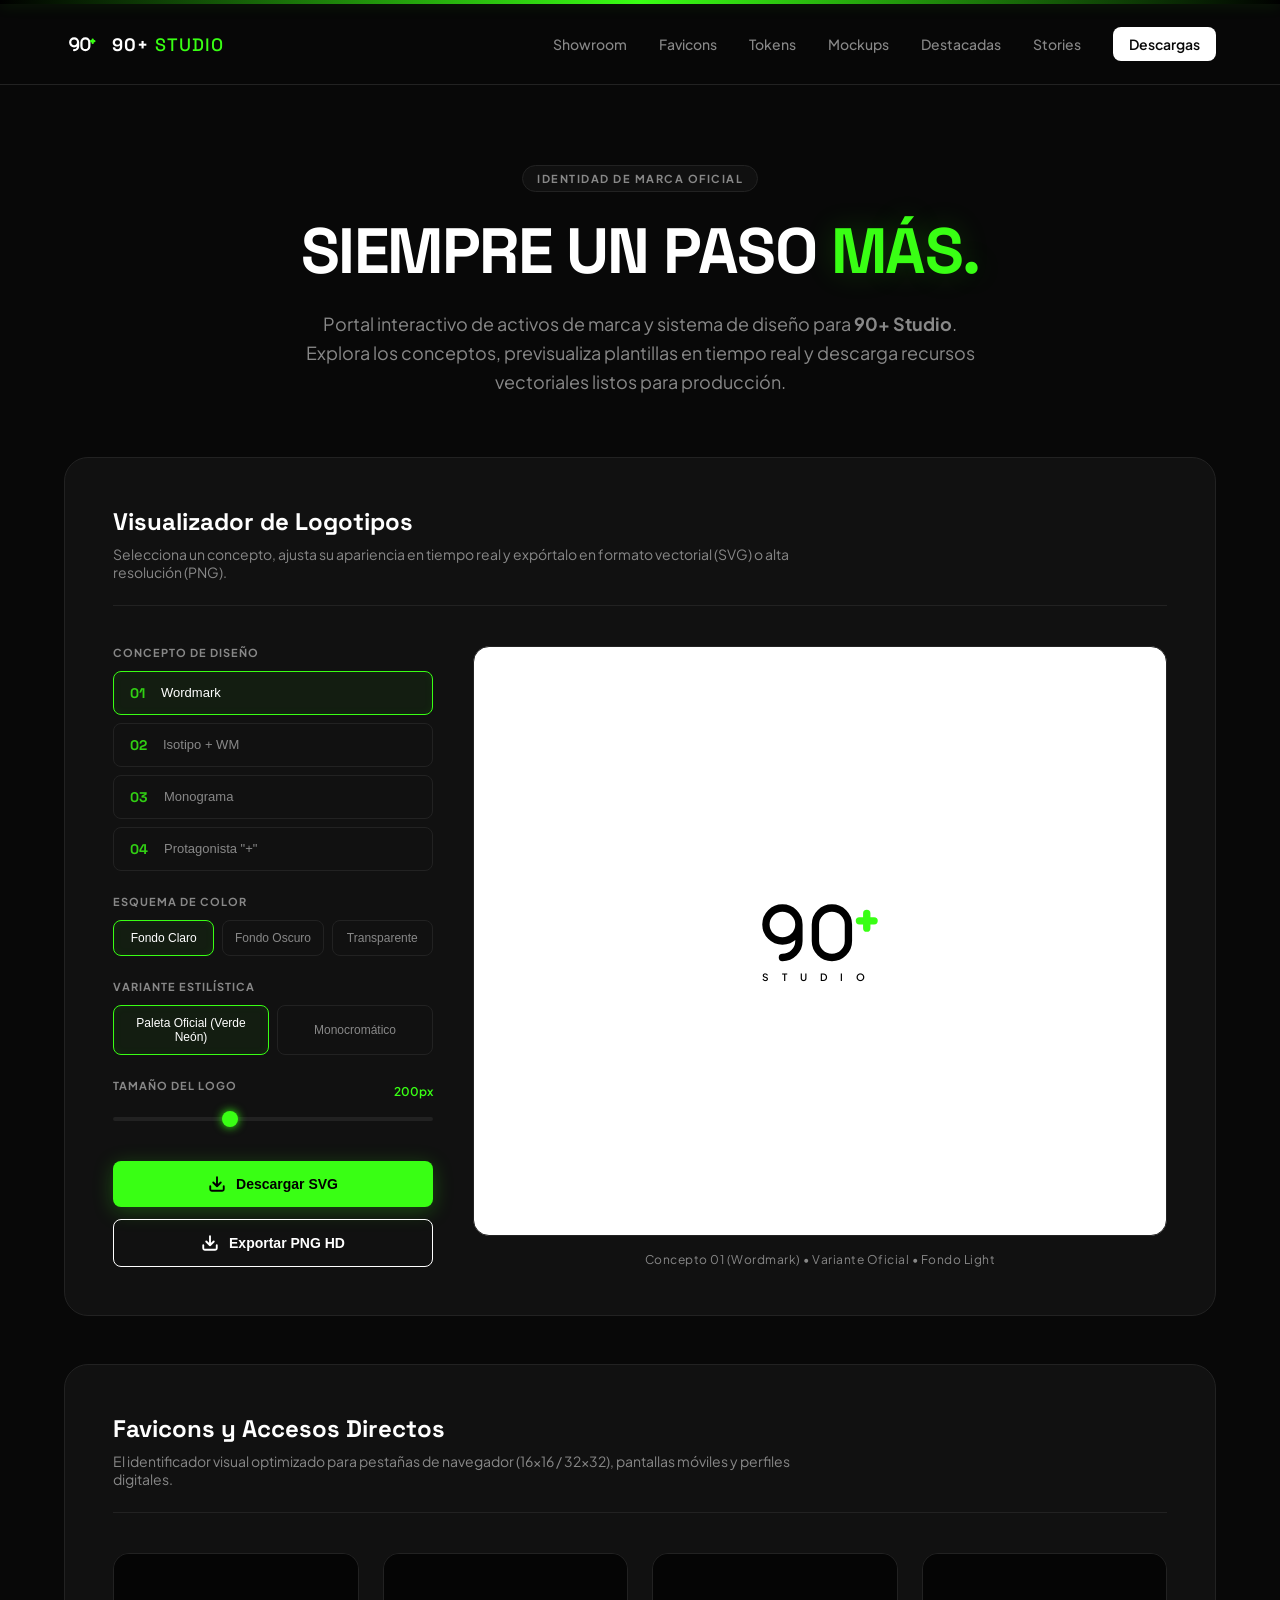
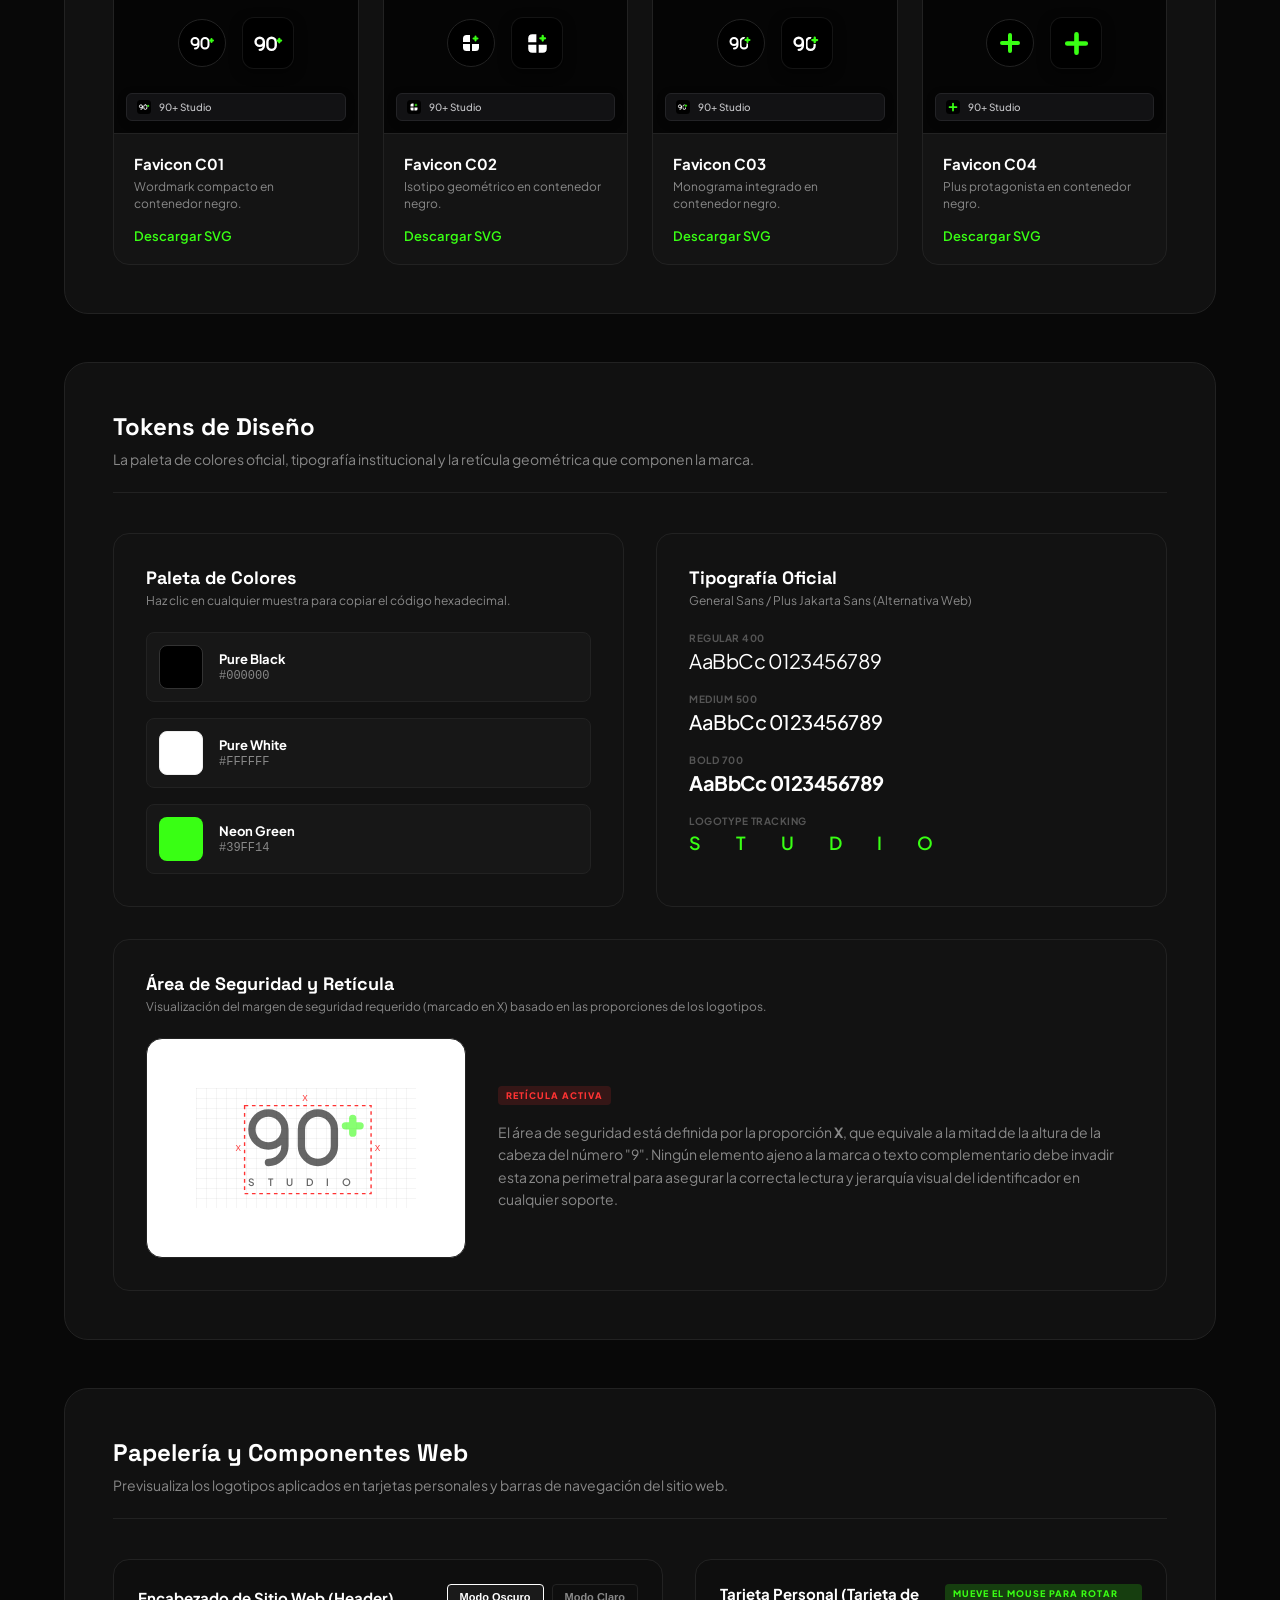
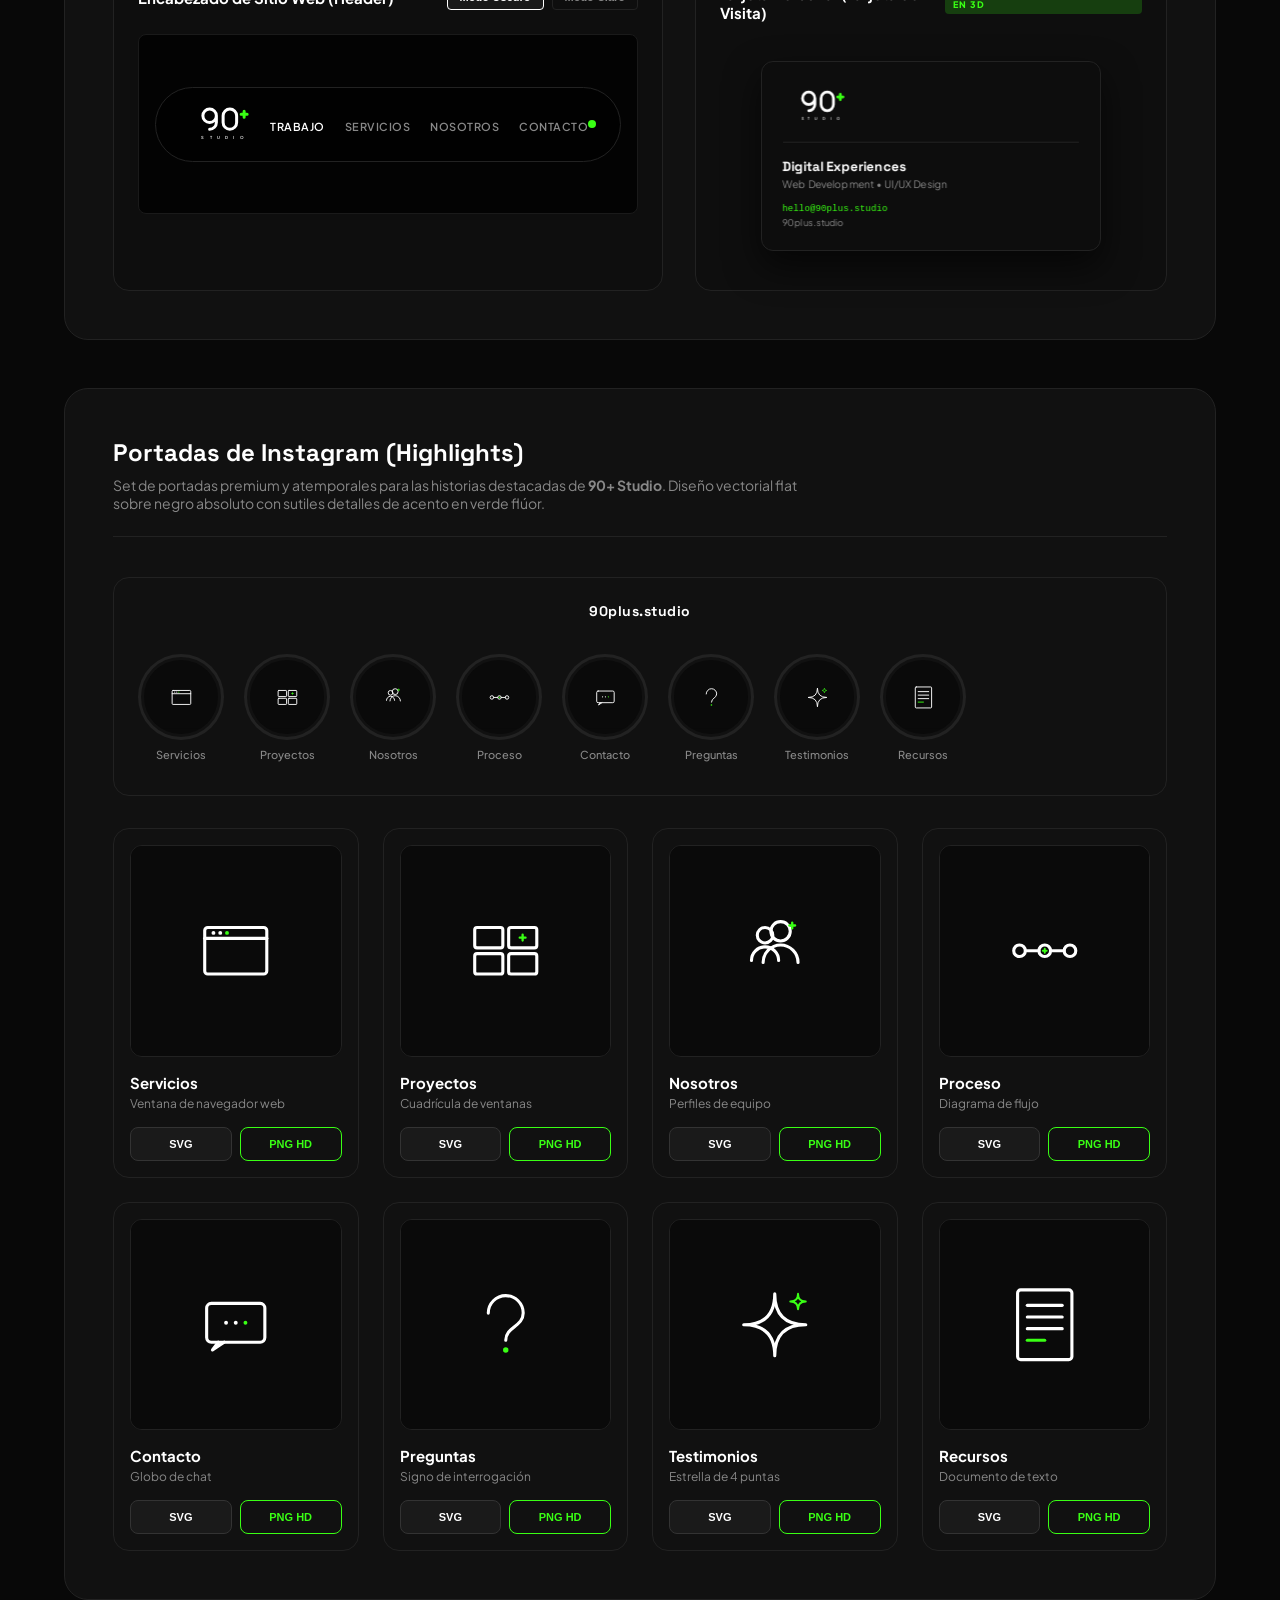
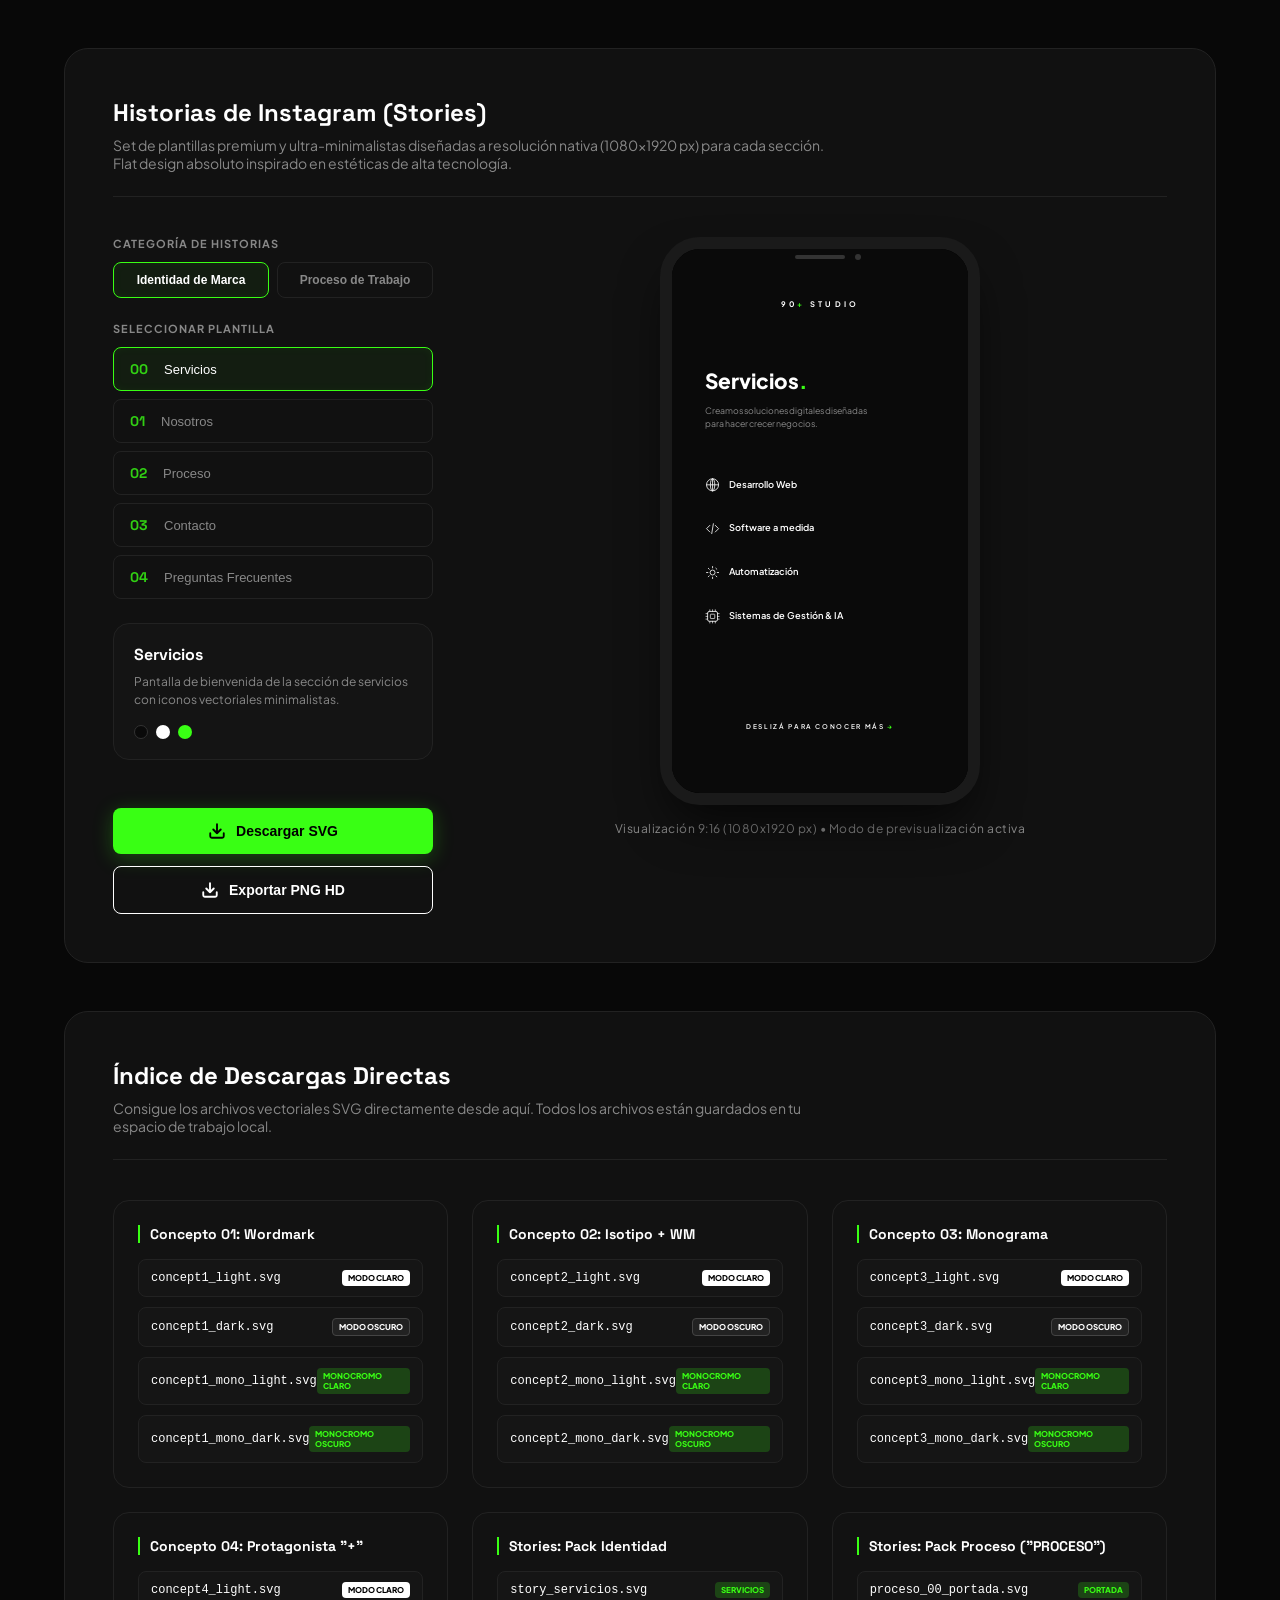
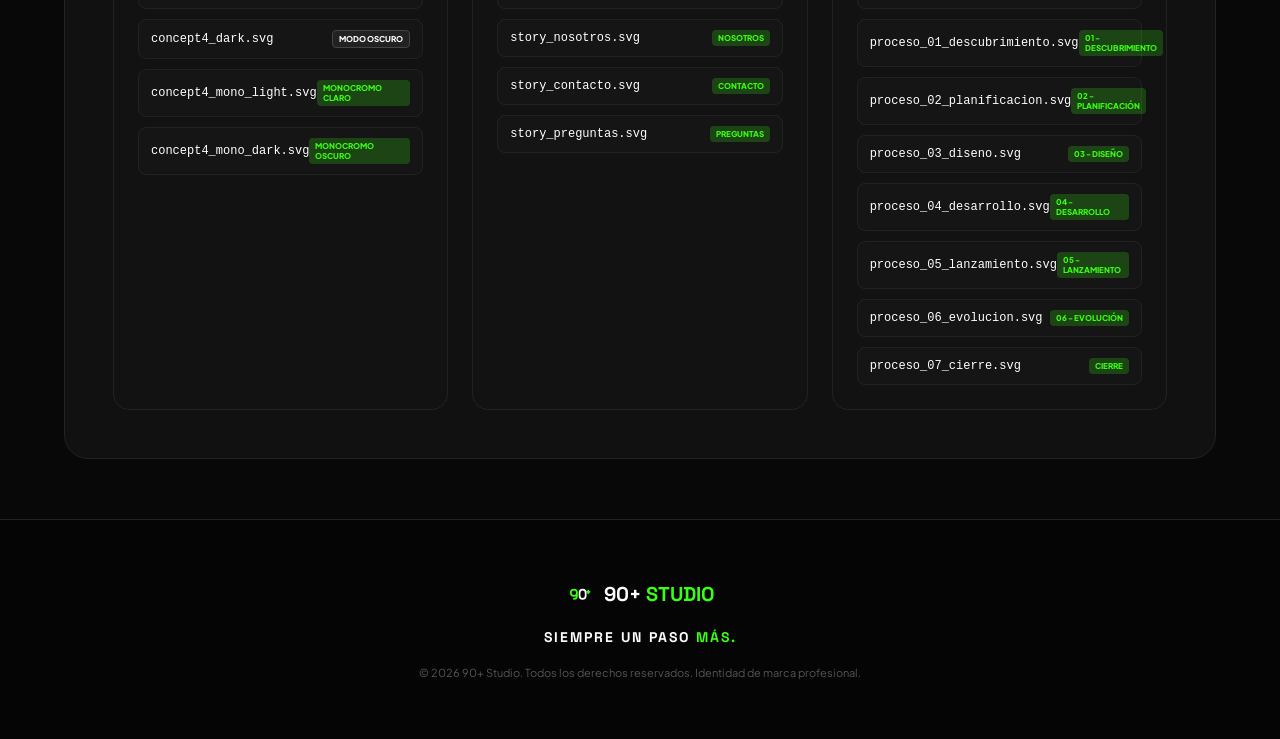
<file: index.html>
<!DOCTYPE html>
<html lang="es">
<head>
  <meta charset="UTF-8">
  <meta name="viewport" content="width=device-width, initial-scale=1.0">
  <title>90+ Studio - Brand Identity Portal</title>
  <!-- Google Fonts -->
  <link rel="preconnect" href="https://fonts.googleapis.com">
  <link rel="preconnect" href="https://fonts.gstatic.com" crossorigin>
  <link href="https://fonts.googleapis.com/css2?family=Geist:wght@300;400;500;600;700;800;900&amp;family=Plus+Jakarta+Sans:wght@400;500;600;700;800&amp;family=Space+Grotesk:wght@500;700&amp;display=swap" rel="stylesheet">
  <link rel="stylesheet" href="index.css?v=7">
</head>
<body>

  <!-- Top Decorative Neon Bar -->
  <div class="top-neon-bar"></div>

  <!-- Header -->
  <header class="main-header">
    <div class="container header-container">
      <div class="brand-logo-mini">
        <svg viewBox="0 0 64 64" width="36" height="36">
          <path d="M 25 29 A 7 7 0 1 0 11 29 A 7 7 0 1 0 25 29 M 25 29 L 25 36 A 7 7 0 0 1 18 43" fill="none" stroke="#FFFFFF" stroke-width="4" stroke-linecap="round" stroke-linejoin="round" />
          <rect x="31" y="22" width="14" height="21" rx="7" fill="none" stroke="#FFFFFF" stroke-width="4" stroke-linecap="round" stroke-linejoin="round" />
          <path d="M 48 27 L 54 27 M 51 24 L 51 30" fill="none" stroke="#39FF14" stroke-width="4" stroke-linecap="round" stroke-linejoin="round" />
        </svg>
        <span class="brand-title">90+ <span class="accent-text">STUDIO</span></span>
      </div>
      <nav class="main-nav">
        <a href="#showroom" class="nav-link">Showroom</a>
        <a href="#favicons" class="nav-link">Favicons</a>
        <a href="#tokens" class="nav-link">Tokens</a>
        <a href="#mockups" class="nav-link">Mockups</a>
        <a href="#highlights" class="nav-link">Destacadas</a>
        <a href="#stories" class="nav-link">Stories</a>
        <a href="#downloads" class="nav-link btn-download-all-nav">Descargas</a>
      </nav>
    </div>
  </header>

  <main class="container">
    <!-- Hero Section -->
    <section class="hero-section">
      <div class="hero-badge">Identidad de Marca Oficial</div>
      <h1 class="hero-title">SIEMPRE UN PASO <span class="neon-text">MÁS.</span></h1>
      <p class="hero-subtitle">
        Portal interactivo de activos de marca y sistema de diseño para <strong>90+ Studio</strong>. 
        Explora los conceptos, previsualiza plantillas en tiempo real y descarga recursos vectoriales listos para producción.
      </p>
    </section>

    <!-- Showroom Section -->
    <section id="showroom" class="section-card">
      <div class="section-header">
        <div>
          <h2 class="section-title">Visualizador de Logotipos</h2>
          <p class="section-desc">Selecciona un concepto, ajusta su apariencia en tiempo real y expórtalo en formato vectorial (SVG) o alta resolución (PNG).</p>
        </div>
      </div>

      <!-- Showroom Layout Grid -->
      <div class="showroom-grid">
        <!-- Sidebar Controls -->
        <div class="showroom-controls">
          <div class="control-group">
            <label class="control-label">Concepto de Diseño</label>
            <div class="concept-tabs">
              <button class="concept-tab active" data-concept="c1">
                <span class="tab-num">01</span>
                <span class="tab-name">Wordmark</span>
              </button>
              <button class="concept-tab" data-concept="c2">
                <span class="tab-num">02</span>
                <span class="tab-name">Isotipo + WM</span>
              </button>
              <button class="concept-tab" data-concept="c3">
                <span class="tab-num">03</span>
                <span class="tab-name">Monograma</span>
              </button>
              <button class="concept-tab" data-concept="c4">
                <span class="tab-num">04</span>
                <span class="tab-name">Protagonista "+"</span>
              </button>
            </div>
          </div>

          <div class="control-group">
            <label class="control-label">Esquema de Color</label>
            <div class="color-options">
              <button class="color-opt active" data-color="light">Fondo Claro</button>
              <button class="color-opt" data-color="dark">Fondo Oscuro</button>
              <button class="color-opt" data-color="transparent">Transparente</button>
            </div>
          </div>

          <div class="control-group">
            <label class="control-label">Variante Estilística</label>
            <div class="variant-options">
              <button class="variant-opt active" data-variant="colored">Paleta Oficial (Verde Neón)</button>
              <button class="variant-opt" data-variant="mono">Monocromático</button>
            </div>
          </div>

          <div class="control-group">
            <div class="range-header">
              <label class="control-label">Tamaño del Logo</label>
              <span id="logo-size-val">200px</span>
            </div>
            <input type="range" id="logo-size-slider" min="120" max="400" value="220" class="custom-slider">
          </div>

          <!-- Download Action Buttons -->
          <div class="download-actions">
            <button id="btn-download-svg" class="btn btn-primary">
              <svg class="btn-icon" viewBox="0 0 24 24" width="18" height="18" fill="none" stroke="currentColor" stroke-width="2" stroke-linecap="round" stroke-linejoin="round"><path d="M21 15v4a2 2 0 0 1-2 2H5a2 2 0 0 1-2-2v-4M7 10l5 5 5-5M12 15V3"/></svg>
              Descargar SVG
            </button>
            <button id="btn-download-png" class="btn btn-secondary">
              <svg class="btn-icon" viewBox="0 0 24 24" width="18" height="18" fill="none" stroke="currentColor" stroke-width="2" stroke-linecap="round" stroke-linejoin="round"><path d="M21 15v4a2 2 0 0 1-2 2H5a2 2 0 0 1-2-2v-4M7 10l5 5 5-5M12 15V3"/></svg>
              Exportar PNG HD
            </button>
          </div>
        </div>

        <!-- Interactive Canvas Viewport -->
        <div class="showroom-viewport-wrapper">
          <div class="showroom-viewport" id="viewport-bg">
            <div class="logo-render-container" id="logo-render-box" style="width: 220px;">
              <!-- Target for rendering SVG inline -->
            </div>
          </div>
          <div class="viewport-caption">
            Concepto <span id="caption-concept">01</span> &bull; Variante <span id="caption-variant">Oficial</span> &bull; Fondo <span id="caption-bg">Claro</span>
          </div>
        </div>
      </div>
    </section>

    <!-- Favicon & App Icon Section -->
    <section id="favicons" class="section-card">
      <div class="section-header">
        <div>
          <h2 class="section-title">Favicons y Accesos Directos</h2>
          <p class="section-desc">El identificador visual optimizado para pestañas de navegador (16x16 / 32x32), pantallas móviles y perfiles digitales.</p>
        </div>
      </div>

      <div class="favicons-showcase">
        <!-- Favicon Column 1 -->
        <div class="favicon-card">
          <div class="favicon-card-preview">
            <div class="avatar-circular">
              <img src="assets/favicons/favicon_c1.svg" alt="Avatar C1">
            </div>
            <div class="app-icon-squircle">
              <img src="assets/favicons/favicon_c1.svg" alt="App Icon C1">
            </div>
            <!-- Fake Browser Tab -->
            <div class="fake-tab">
              <img src="assets/favicons/favicon_c1.svg" class="fake-tab-icon" alt="Tab Icon">
              <span class="fake-tab-title">90+ Studio</span>
            </div>
          </div>
          <div class="favicon-card-info">
            <h3>Favicon C01</h3>
            <p>Wordmark compacto en contenedor negro.</p>
            <a href="assets/favicons/favicon_c1.svg" download="favicon_concept1.svg" class="btn-text-download">Descargar SVG</a>
          </div>
        </div>

        <!-- Favicon Column 2 -->
        <div class="favicon-card">
          <div class="favicon-card-preview">
            <div class="avatar-circular">
              <img src="assets/favicons/favicon_c2.svg" alt="Avatar C2">
            </div>
            <div class="app-icon-squircle">
              <img src="assets/favicons/favicon_c2.svg" alt="App Icon C2">
            </div>
            <div class="fake-tab">
              <img src="assets/favicons/favicon_c2.svg" class="fake-tab-icon" alt="Tab Icon">
              <span class="fake-tab-title">90+ Studio</span>
            </div>
          </div>
          <div class="favicon-card-info">
            <h3>Favicon C02</h3>
            <p>Isotipo geométrico en contenedor negro.</p>
            <a href="assets/favicons/favicon_c2.svg" download="favicon_concept2.svg" class="btn-text-download">Descargar SVG</a>
          </div>
        </div>

        <!-- Favicon Column 3 -->
        <div class="favicon-card">
          <div class="favicon-card-preview">
            <div class="avatar-circular">
              <img src="assets/favicons/favicon_c3.svg" alt="Avatar C3">
            </div>
            <div class="app-icon-squircle">
              <img src="assets/favicons/favicon_c3.svg" alt="App Icon C3">
            </div>
            <div class="fake-tab">
              <img src="assets/favicons/favicon_c3.svg" class="fake-tab-icon" alt="Tab Icon">
              <span class="fake-tab-title">90+ Studio</span>
            </div>
          </div>
          <div class="favicon-card-info">
            <h3>Favicon C03</h3>
            <p>Monograma integrado en contenedor negro.</p>
            <a href="assets/favicons/favicon_c3.svg" download="favicon_concept3.svg" class="btn-text-download">Descargar SVG</a>
          </div>
        </div>

        <!-- Favicon Column 4 -->
        <div class="favicon-card">
          <div class="favicon-card-preview">
            <div class="avatar-circular">
              <img src="assets/favicons/favicon_c4.svg" alt="Avatar C4">
            </div>
            <div class="app-icon-squircle">
              <img src="assets/favicons/favicon_c4.svg" alt="App Icon C4">
            </div>
            <div class="fake-tab">
              <img src="assets/favicons/favicon_c4.svg" class="fake-tab-icon" alt="Tab Icon">
              <span class="fake-tab-title">90+ Studio</span>
            </div>
          </div>
          <div class="favicon-card-info">
            <h3>Favicon C04</h3>
            <p>Plus protagonista en contenedor negro.</p>
            <a href="assets/favicons/favicon_c4.svg" download="favicon_concept4.svg" class="btn-text-download">Descargar SVG</a>
          </div>
        </div>
      </div>
    </section>

    <!-- Brand Tokens Section -->
    <section id="tokens" class="section-card">
      <div class="section-header">
        <div>
          <h2 class="section-title">Tokens de Diseño</h2>
          <p class="section-desc">La paleta de colores oficial, tipografía institucional y la retícula geométrica que componen la marca.</p>
        </div>
      </div>

      <div class="tokens-grid">
        <!-- Color Palette Token -->
        <div class="token-panel">
          <h3>Paleta de Colores</h3>
          <p class="panel-subtitle">Haz clic en cualquier muestra para copiar el código hexadecimal.</p>
          <div class="color-swatches-list">
            <div class="swatch-item" data-hex="#000000">
              <div class="swatch-color" style="background-color: #000000; border: 1px solid #333;"></div>
              <div class="swatch-meta">
                <span class="swatch-name">Pure Black</span>
                <span class="swatch-hex">#000000</span>
              </div>
            </div>
            <div class="swatch-item" data-hex="#FFFFFF">
              <div class="swatch-color" style="background-color: #FFFFFF; border: 1px solid #eee;"></div>
              <div class="swatch-meta">
                <span class="swatch-name">Pure White</span>
                <span class="swatch-hex">#FFFFFF</span>
              </div>
            </div>
            <div class="swatch-item" data-hex="#39FF14">
              <div class="swatch-color" style="background-color: #39FF14;"></div>
              <div class="swatch-meta">
                <span class="swatch-name">Neon Green</span>
                <span class="swatch-hex">#39FF14</span>
              </div>
            </div>
          </div>
          <div class="toast" id="color-toast">¡Código copiado al portapapeles!</div>
        </div>

        <!-- Typography Token -->
        <div class="token-panel">
          <h3>Tipografía Oficial</h3>
          <p class="panel-subtitle">General Sans / Plus Jakarta Sans (Alternativa Web)</p>
          <div class="typography-display">
            <div class="font-specimen">
              <span class="specimen-label">Regular 400</span>
              <span class="specimen-text font-regular">AaBbCc 0123456789</span>
            </div>
            <div class="font-specimen">
              <span class="specimen-label">Medium 500</span>
              <span class="specimen-text font-medium">AaBbCc 0123456789</span>
            </div>
            <div class="font-specimen">
              <span class="specimen-label">Bold 700</span>
              <span class="specimen-text font-bold">AaBbCc 0123456789</span>
            </div>
            <div class="font-specimen">
              <span class="specimen-label">Logotype Tracking</span>
              <span class="specimen-text font-tracking">S T U D I O</span>
            </div>
          </div>
        </div>

        <!-- Safety Area / Grid System -->
        <div class="token-panel full-width-panel">
          <h3>Área de Seguridad y Retícula</h3>
          <p class="panel-subtitle">Visualización del margen de seguridad requerido (marcado en X) basado en las proporciones de los logotipos.</p>
          <div class="safety-area-showcase">
            <div class="grid-card active" id="grid-c1-view">
              <!-- Inline Grid Overlay Logo -->
              <div class="grid-visualizer-container">
                <div class="grid-overlay"></div>
                <div class="logo-under-grid">
                  <svg viewBox="0 0 240 120" width="220">
                    <!-- Red Margin Box -->
                    <rect x="53" y="16" width="138" height="96" fill="none" stroke="#FF3333" stroke-width="1.5" stroke-dasharray="4 4" />
                    <!-- Security Margin Indicator Labels -->
                    <text x="46" y="65" fill="#FF3333" font-size="9" font-family="sans-serif" text-anchor="middle">X</text>
                    <text x="198" y="65" fill="#FF3333" font-size="9" font-family="sans-serif" text-anchor="middle">X</text>
                    <text x="119" y="11" fill="#FF3333" font-size="9" font-family="sans-serif" text-anchor="middle">X</text>
                    
                    <!-- Logo Elements -->
                    <path d="M 97 42 A 18 18 0 1 0 61 42 A 18 18 0 1 0 97 42 M 97 42 L 97 60 A 18 18 0 0 1 79 78" fill="none" stroke="#000000" stroke-width="8" stroke-linecap="round" stroke-linejoin="round" opacity="0.6"/>
                    <rect x="115" y="24" width="36" height="54" rx="18" fill="none" stroke="#000000" stroke-width="8" stroke-linecap="round" stroke-linejoin="round" opacity="0.6"/>
                    <path d="M 163 38 L 179 38 M 171 30 L 171 46" fill="none" stroke="#39FF14" stroke-width="8" stroke-linecap="round" stroke-linejoin="round" opacity="0.6"/>
                    <text x="120" y="104" fill="#000000" font-family="'Plus Jakarta Sans', sans-serif" font-weight="600" font-size="11" letter-spacing="14" text-anchor="middle" opacity="0.6">STUDIO</text>
                  </svg>
                </div>
              </div>
            </div>
            <div class="safety-desc">
              <span class="badge badge-grid">Retícula Activa</span>
              <p>El área de seguridad está definida por la proporción <strong>X</strong>, que equivale a la mitad de la altura de la cabeza del número "9". Ningún elemento ajeno a la marca o texto complementario debe invadir esta zona perimetral para asegurar la correcta lectura y jerarquía visual del identificador en cualquier soporte.</p>
            </div>
          </div>
        </div>
      </div>
    </section>

    <!-- Mockups & Stationery Section -->
    <section id="mockups" class="section-card">
      <div class="section-header">
        <div>
          <h2 class="section-title">Papelería y Componentes Web</h2>
          <p class="section-desc">Previsualiza los logotipos aplicados en tarjetas personales y barras de navegación del sitio web.</p>
        </div>
      </div>

      <div class="mockups-workspace">
        <!-- Interactive Navigation Bar Mockup -->
        <div class="mockup-panel">
          <div class="mockup-panel-header">
            <h3>Encabezado de Sitio Web (Header)</h3>
            <div class="mockup-controls">
              <button class="mockup-btn active" id="btn-header-dark">Modo Oscuro</button>
              <button class="mockup-btn" id="btn-header-light">Modo Claro</button>
            </div>
          </div>

          <div class="header-mockup-viewport" id="header-mockup-box">
            <!-- Header Template -->
            <nav class="web-navbar dark-theme" id="web-navbar-element">
              <div class="navbar-logo">
                <svg viewBox="0 0 240 120" width="90" class="nav-logo-svg">
                  <!-- Embeds logo inline dynamically based on concept -->
                </svg>
              </div>
              <ul class="navbar-links">
                <li><a href="#" class="active">Trabajo</a></li>
                <li><a href="#">Servicios</a></li>
                <li><a href="#">Nosotros</a></li>
                <li><a href="#">Contacto</a></li>
              </ul>
              <div class="navbar-status">
                <span class="status-dot"></span>
              </div>
            </nav>
          </div>
        </div>

        <!-- 3D Personal Business Card Mockup -->
        <div class="mockup-panel">
          <div class="mockup-panel-header">
            <h3>Tarjeta Personal (Tarjeta de Visita)</h3>
            <span class="badge badge-interactive">Mueve el mouse para rotar en 3D</span>
          </div>

          <div class="card-mockup-viewport">
            <div class="card-3d-container" id="card-3d">
              <!-- Front Side -->
              <div class="business-card card-front">
                <div class="card-logo">
                  <!-- Selected Logo SVG Rendered Here -->
                  <div class="card-logo-placeholder"></div>
                </div>
                <div class="card-divider"></div>
                <div class="card-details">
                  <span class="card-service">Digital Experiences</span>
                  <span class="card-subtitle">Web Development &bull; UI/UX Design</span>
                  <span class="card-email">hello@90plus.studio</span>
                  <span class="card-web">90plus.studio</span>
                </div>
              </div>
            </div>
          </div>
        </div>
      </div>
    </section>

    <!-- Instagram Highlights Section -->
    <section id="highlights" class="section-card">
      <div class="section-header">
        <div>
          <h2 class="section-title">Portadas de Instagram (Highlights)</h2>
          <p class="section-desc">Set de portadas premium y atemporales para las historias destacadas de <strong>90+ Studio</strong>. Diseño vectorial flat sobre negro absoluto con sutiles detalles de acento en verde flúor.</p>
        </div>
      </div>

      <!-- Mobile Profile Instagram Simulator Preview -->
      <div class="instagram-simulator-container">
        <div class="instagram-profile-header">
          <span class="inst-username">90plus.studio</span>
        </div>
        <div class="instagram-stories-bar" id="instagram-stories-bar-element">
          <!-- Populated by index.js dynamically -->
        </div>
      </div>

      <!-- Grid of Downloadable Cover Cards -->
      <div class="highlights-grid" id="highlights-grid-container">
        <!-- Populated by index.js dynamically -->
      </div>
    </section>

    <!-- Instagram Stories Section -->
    <section id="stories" class="section-card">
      <div class="section-header">
        <div>
          <h2 class="section-title">Historias de Instagram (Stories)</h2>
          <p class="section-desc">Set de plantillas premium y ultra-minimalistas diseñadas a resolución nativa (1080x1920 px) para cada sección. Flat design absoluto inspirado en estéticas de alta tecnología.</p>
        </div>
      </div>

      <div class="stories-layout">
        <!-- Sidebar Selector -->
        <div class="stories-sidebar">
          <div class="control-group">
            <label class="control-label">Categoría de Historias</label>
            <div class="pack-selector-tabs">
              <button class="pack-tab active" data-pack="identity">Identidad de Marca</button>
              <button class="pack-tab" data-pack="process">Proceso de Trabajo</button>
            </div>
          </div>

          <div class="control-group">
            <label class="control-label">Seleccionar Plantilla</label>
            <div class="story-selector-tabs" id="story-tabs-container">
              <button class="story-tab active" data-story="servicios">
                <span class="tab-num">01</span>
                <span class="tab-name">Servicios</span>
              </button>
              <button class="story-tab" data-story="nosotros">
                <span class="tab-num">02</span>
                <span class="tab-name">Nosotros</span>
              </button>
              <button class="story-tab" data-story="contacto">
                <span class="tab-num">03</span>
                <span class="tab-name">Contacto</span>
              </button>
              <button class="story-tab" data-story="preguntas">
                <span class="tab-num">04</span>
                <span class="tab-name">Preguntas Frecuentes</span>
              </button>
            </div>
          </div>

          <div class="story-meta-box">
            <h4 id="story-meta-title">Servicios</h4>
            <p id="story-meta-desc">Pantalla de bienvenida de la sección de servicios con iconos vectoriales minimalistas.</p>
            <div class="story-colors-preview">
              <span class="color-dot-preview" style="background-color: #0A0A0A; border: 1px solid #333;" title="Negro absoluto"></span>
              <span class="color-dot-preview" style="background-color: #FFFFFF;" title="Blanco"></span>
              <span class="color-dot-preview" style="background-color: #39FF14;" title="Verde Flúor"></span>
            </div>
          </div>

          <!-- Download Action Buttons -->
          <div class="download-actions" style="margin-top: 24px;">
            <button id="btn-download-story-svg" class="btn btn-primary">
              <svg class="btn-icon" viewBox="0 0 24 24" width="18" height="18" fill="none" stroke="currentColor" stroke-width="2.5" stroke-linecap="round" stroke-linejoin="round"><path d="M21 15v4a2 2 0 0 1-2 2H5a2 2 0 0 1-2-2v-4M7 10l5 5 5-5M12 15V3"/></svg>
              Descargar SVG
            </button>
            <button id="btn-download-story-png" class="btn btn-secondary">
              <svg class="btn-icon" viewBox="0 0 24 24" width="18" height="18" fill="none" stroke="currentColor" stroke-width="2.5" stroke-linecap="round" stroke-linejoin="round"><path d="M21 15v4a2 2 0 0 1-2 2H5a2 2 0 0 1-2-2v-4M7 10l5 5 5-5M12 15V3"/></svg>
              Exportar PNG HD
            </button>
          </div>
        </div>

        <!-- Simulator Viewport -->
        <div class="story-viewport-wrapper">
          <div class="phone-simulator">
            <div class="phone-speaker"></div>
            <div class="phone-camera"></div>
            <div class="phone-screen" id="story-render-box">
              <!-- Rendered SVG story inside here -->
            </div>
          </div>
          <div class="viewport-caption">
            Visualización 9:16 (1080x1920 px) &bull; Modo de previsualización activa
          </div>
        </div>
      </div>
    </section>

    <!-- Downloads Section -->
    <section id="downloads" class="section-card">
      <div class="section-header">
        <div>
          <h2 class="section-title">Índice de Descargas Directas</h2>
          <p class="section-desc">Consigue los archivos vectoriales SVG directamente desde aquí. Todos los archivos están guardados en tu espacio de trabajo local.</p>
        </div>
      </div>

      <div class="downloads-grid-box">
        <!-- C1 Group -->
        <div class="download-group-card">
          <h4>Concepto 01: Wordmark</h4>
          <div class="download-list">
            <a href="assets/logos/concept1/light.svg" download="concept1_light.svg" class="download-file-item">
              <span class="file-name">concept1_light.svg</span>
              <span class="file-tag tag-light">Modo Claro</span>
            </a>
            <a href="assets/logos/concept1/dark.svg" download="concept1_dark.svg" class="download-file-item">
              <span class="file-name">concept1_dark.svg</span>
              <span class="file-tag tag-dark">Modo Oscuro</span>
            </a>
            <a href="assets/logos/concept1/mono_light.svg" download="concept1_mono_light.svg" class="download-file-item">
              <span class="file-name">concept1_mono_light.svg</span>
              <span class="file-tag tag-mono">Monocromo Claro</span>
            </a>
            <a href="assets/logos/concept1/mono_dark.svg" download="concept1_mono_dark.svg" class="download-file-item">
              <span class="file-name">concept1_mono_dark.svg</span>
              <span class="file-tag tag-mono">Monocromo Oscuro</span>
            </a>
          </div>
        </div>

        <!-- C2 Group -->
        <div class="download-group-card">
          <h4>Concepto 02: Isotipo + WM</h4>
          <div class="download-list">
            <a href="assets/logos/concept2/light.svg" download="concept2_light.svg" class="download-file-item">
              <span class="file-name">concept2_light.svg</span>
              <span class="file-tag tag-light">Modo Claro</span>
            </a>
            <a href="assets/logos/concept2/dark.svg" download="concept2_dark.svg" class="download-file-item">
              <span class="file-name">concept2_dark.svg</span>
              <span class="file-tag tag-dark">Modo Oscuro</span>
            </a>
            <a href="assets/logos/concept2/mono_light.svg" download="concept2_mono_light.svg" class="download-file-item">
              <span class="file-name">concept2_mono_light.svg</span>
              <span class="file-tag tag-mono">Monocromo Claro</span>
            </a>
            <a href="assets/logos/concept2/mono_dark.svg" download="concept2_mono_dark.svg" class="download-file-item">
              <span class="file-name">concept2_mono_dark.svg</span>
              <span class="file-tag tag-mono">Monocromo Oscuro</span>
            </a>
          </div>
        </div>

        <!-- C3 Group -->
        <div class="download-group-card">
          <h4>Concepto 03: Monograma</h4>
          <div class="download-list">
            <a href="assets/logos/concept3/light.svg" download="concept3_light.svg" class="download-file-item">
              <span class="file-name">concept3_light.svg</span>
              <span class="file-tag tag-light">Modo Claro</span>
            </a>
            <a href="assets/logos/concept3/dark.svg" download="concept3_dark.svg" class="download-file-item">
              <span class="file-name">concept3_dark.svg</span>
              <span class="file-tag tag-dark">Modo Oscuro</span>
            </a>
            <a href="assets/logos/concept3/mono_light.svg" download="concept3_mono_light.svg" class="download-file-item">
              <span class="file-name">concept3_mono_light.svg</span>
              <span class="file-tag tag-mono">Monocromo Claro</span>
            </a>
            <a href="assets/logos/concept3/mono_dark.svg" download="concept3_mono_dark.svg" class="download-file-item">
              <span class="file-name">concept3_mono_dark.svg</span>
              <span class="file-tag tag-mono">Monocromo Oscuro</span>
            </a>
          </div>
        </div>

        <!-- C4 Group -->
        <div class="download-group-card">
          <h4>Concepto 04: Protagonista "+"</h4>
          <div class="download-list">
            <a href="assets/logos/concept4/light.svg" download="concept4_light.svg" class="download-file-item">
              <span class="file-name">concept4_light.svg</span>
              <span class="file-tag tag-light">Modo Claro</span>
            </a>
            <a href="assets/logos/concept4/dark.svg" download="concept4_dark.svg" class="download-file-item">
              <span class="file-name">concept4_dark.svg</span>
              <span class="file-tag tag-dark">Modo Oscuro</span>
            </a>
            <a href="assets/logos/concept4/mono_light.svg" download="concept4_mono_light.svg" class="download-file-item">
              <span class="file-name">concept4_mono_light.svg</span>
              <span class="file-tag tag-mono">Monocromo Claro</span>
            </a>
            <a href="assets/logos/concept4/mono_dark.svg" download="concept4_mono_dark.svg" class="download-file-item">
              <span class="file-name">concept4_mono_dark.svg</span>
              <span class="file-tag tag-mono">Monocromo Oscuro</span>
            </a>
          </div>
        </div>

        <!-- Stories Identity Group -->
        <div class="download-group-card">
          <h4>Stories: Pack Identidad</h4>
          <div class="download-list">
            <a href="assets/stories/servicios.svg" download="90plus_story_servicios.svg" class="download-file-item">
              <span class="file-name">story_servicios.svg</span>
              <span class="file-tag tag-mono">Servicios</span>
            </a>
            <a href="assets/stories/nosotros.svg" download="90plus_story_nosotros.svg" class="download-file-item">
              <span class="file-name">story_nosotros.svg</span>
              <span class="file-tag tag-mono">Nosotros</span>
            </a>
            <a href="assets/stories/contacto.svg" download="90plus_story_contacto.svg" class="download-file-item">
              <span class="file-name">story_contacto.svg</span>
              <span class="file-tag tag-mono">Contacto</span>
            </a>
            <a href="assets/stories/preguntas.svg" download="90plus_story_preguntas.svg" class="download-file-item">
              <span class="file-name">story_preguntas.svg</span>
              <span class="file-tag tag-mono">Preguntas</span>
            </a>
          </div>
        </div>

        <!-- Stories Process Group -->
        <div class="download-group-card">
          <h4>Stories: Pack Proceso ("PROCESO")</h4>
          <div class="download-list">
            <a href="assets/stories/proceso/portada.svg" download="90plus_story_proceso_portada.svg" class="download-file-item">
              <span class="file-name">proceso_00_portada.svg</span>
              <span class="file-tag tag-mono">Portada</span>
            </a>
            <a href="assets/stories/proceso/descubrimiento.svg" download="90plus_story_proceso_descubrimiento.svg" class="download-file-item">
              <span class="file-name">proceso_01_descubrimiento.svg</span>
              <span class="file-tag tag-mono">01 - Descubrimiento</span>
            </a>
            <a href="assets/stories/proceso/planificacion.svg" download="90plus_story_proceso_planificacion.svg" class="download-file-item">
              <span class="file-name">proceso_02_planificacion.svg</span>
              <span class="file-tag tag-mono">02 - Planificación</span>
            </a>
            <a href="assets/stories/proceso/diseno.svg" download="90plus_story_proceso_diseno.svg" class="download-file-item">
              <span class="file-name">proceso_03_diseno.svg</span>
              <span class="file-tag tag-mono">03 - Diseño</span>
            </a>
            <a href="assets/stories/proceso/desarrollo.svg" download="90plus_story_proceso_desarrollo.svg" class="download-file-item">
              <span class="file-name">proceso_04_desarrollo.svg</span>
              <span class="file-tag tag-mono">04 - Desarrollo</span>
            </a>
            <a href="assets/stories/proceso/lanzamiento.svg" download="90plus_story_proceso_lanzamiento.svg" class="download-file-item">
              <span class="file-name">proceso_05_lanzamiento.svg</span>
              <span class="file-tag tag-mono">05 - Lanzamiento</span>
            </a>
            <a href="assets/stories/proceso/evolucion.svg" download="90plus_story_proceso_evolucion.svg" class="download-file-item">
              <span class="file-name">proceso_06_evolucion.svg</span>
              <span class="file-tag tag-mono">06 - Evolución</span>
            </a>
            <a href="assets/stories/proceso/cierre.svg" download="90plus_story_proceso_cierre.svg" class="download-file-item">
              <span class="file-name">proceso_07_cierre.svg</span>
              <span class="file-tag tag-mono">Cierre</span>
            </a>
          </div>
        </div>
      </div>
    </section>
  </main>

  <!-- Footer -->
  <footer class="main-footer">
    <div class="container footer-content">
      <div class="footer-logo">
        <svg viewBox="0 0 64 64" width="28" height="28">
          <path d="M 25 29 A 7 7 0 1 0 11 29 A 7 7 0 1 0 25 29 M 25 29 L 25 36 A 7 7 0 0 1 18 43" fill="none" stroke="#39FF14" stroke-width="4" stroke-linecap="round" stroke-linejoin="round" />
          <rect x="31" y="22" width="14" height="21" rx="7" fill="none" stroke="#FFFFFF" stroke-width="4" stroke-linecap="round" stroke-linejoin="round" />
          <path d="M 48 27 L 54 27 M 51 24 L 51 30" fill="none" stroke="#39FF14" stroke-width="4" stroke-linecap="round" stroke-linejoin="round" />
        </svg>
        <span>90+ <span class="green-text">STUDIO</span></span>
      </div>
      <div class="footer-motto">SIEMPRE UN PASO <span class="green-text">MÁS.</span></div>
      <div class="footer-copy">&copy; 2026 90+ Studio. Todos los derechos reservados. Identidad de marca profesional.</div>
    </div>
  </footer>

  <!-- Canvas elements for generating PNG download files locally -->
  <canvas id="export-canvas" style="display: none;"></canvas>

  <script src="index.js?v=7"></script>
</body>
</html>
</file>
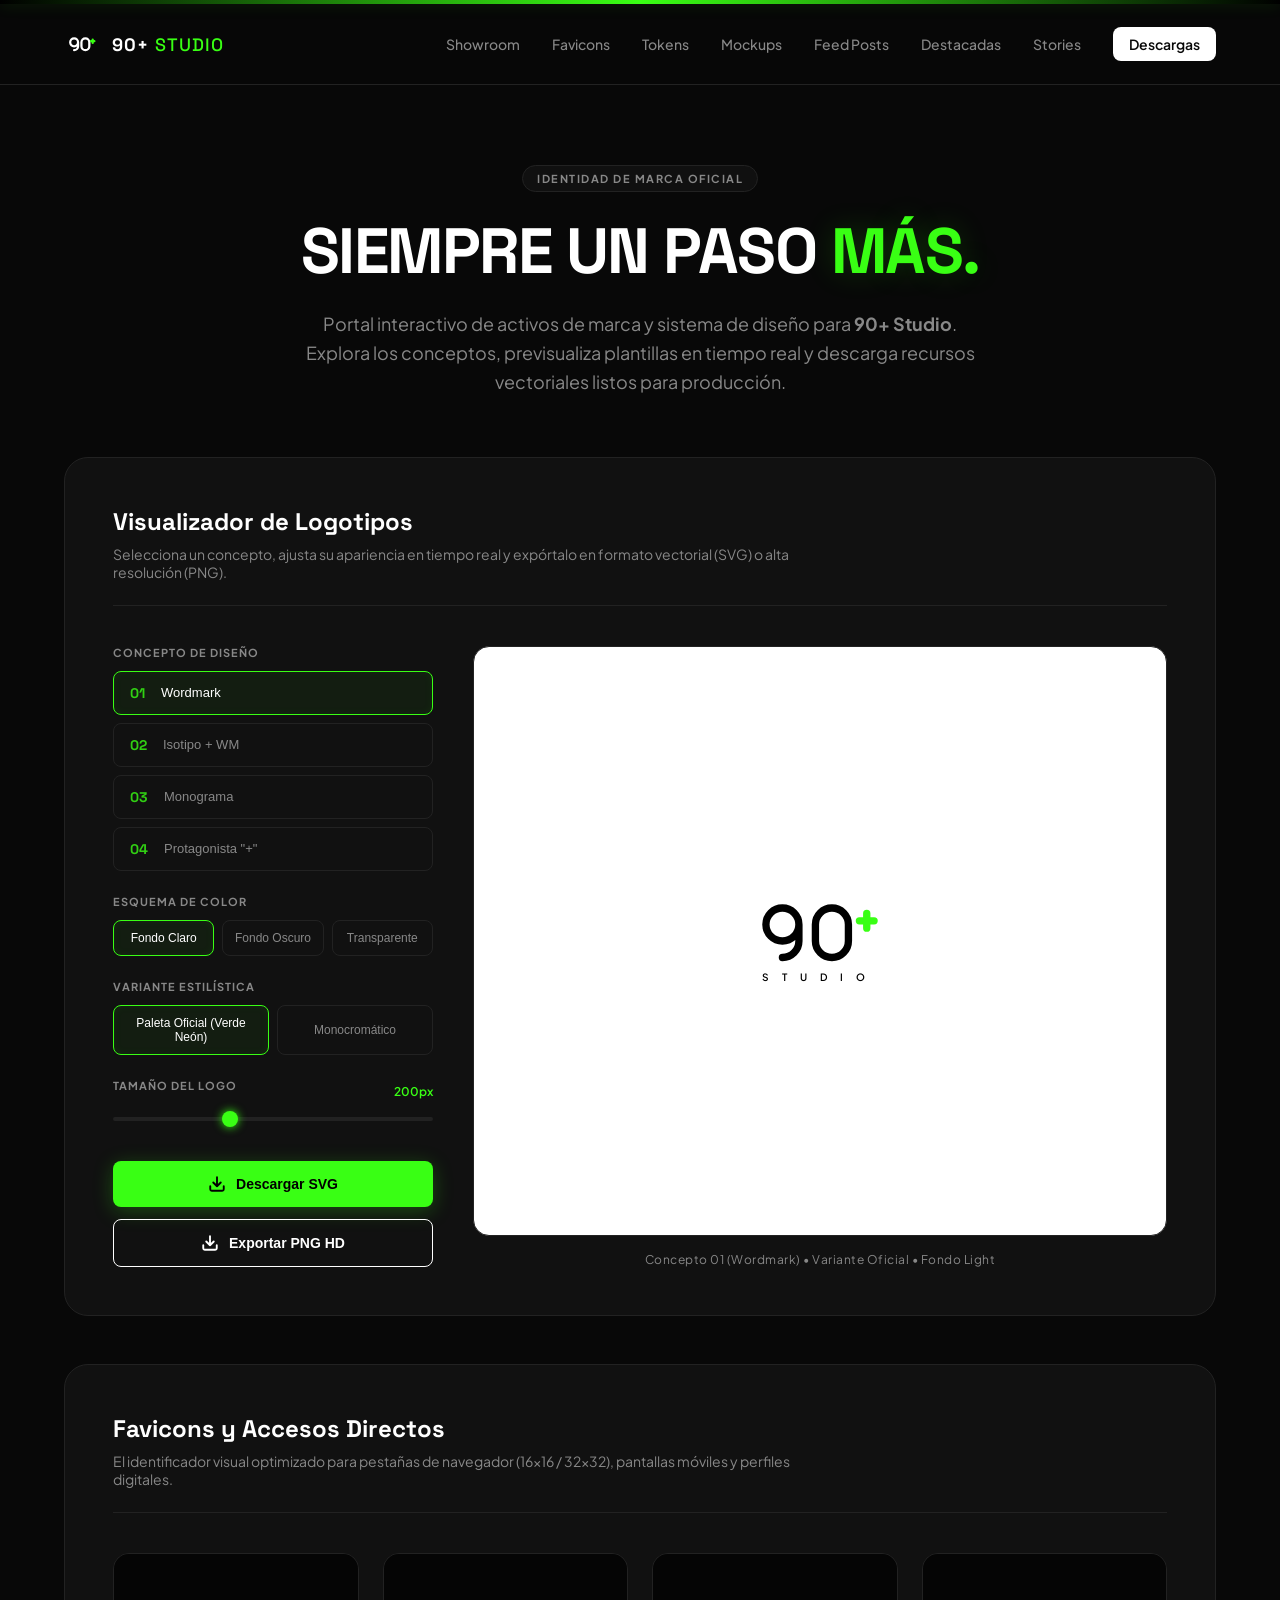
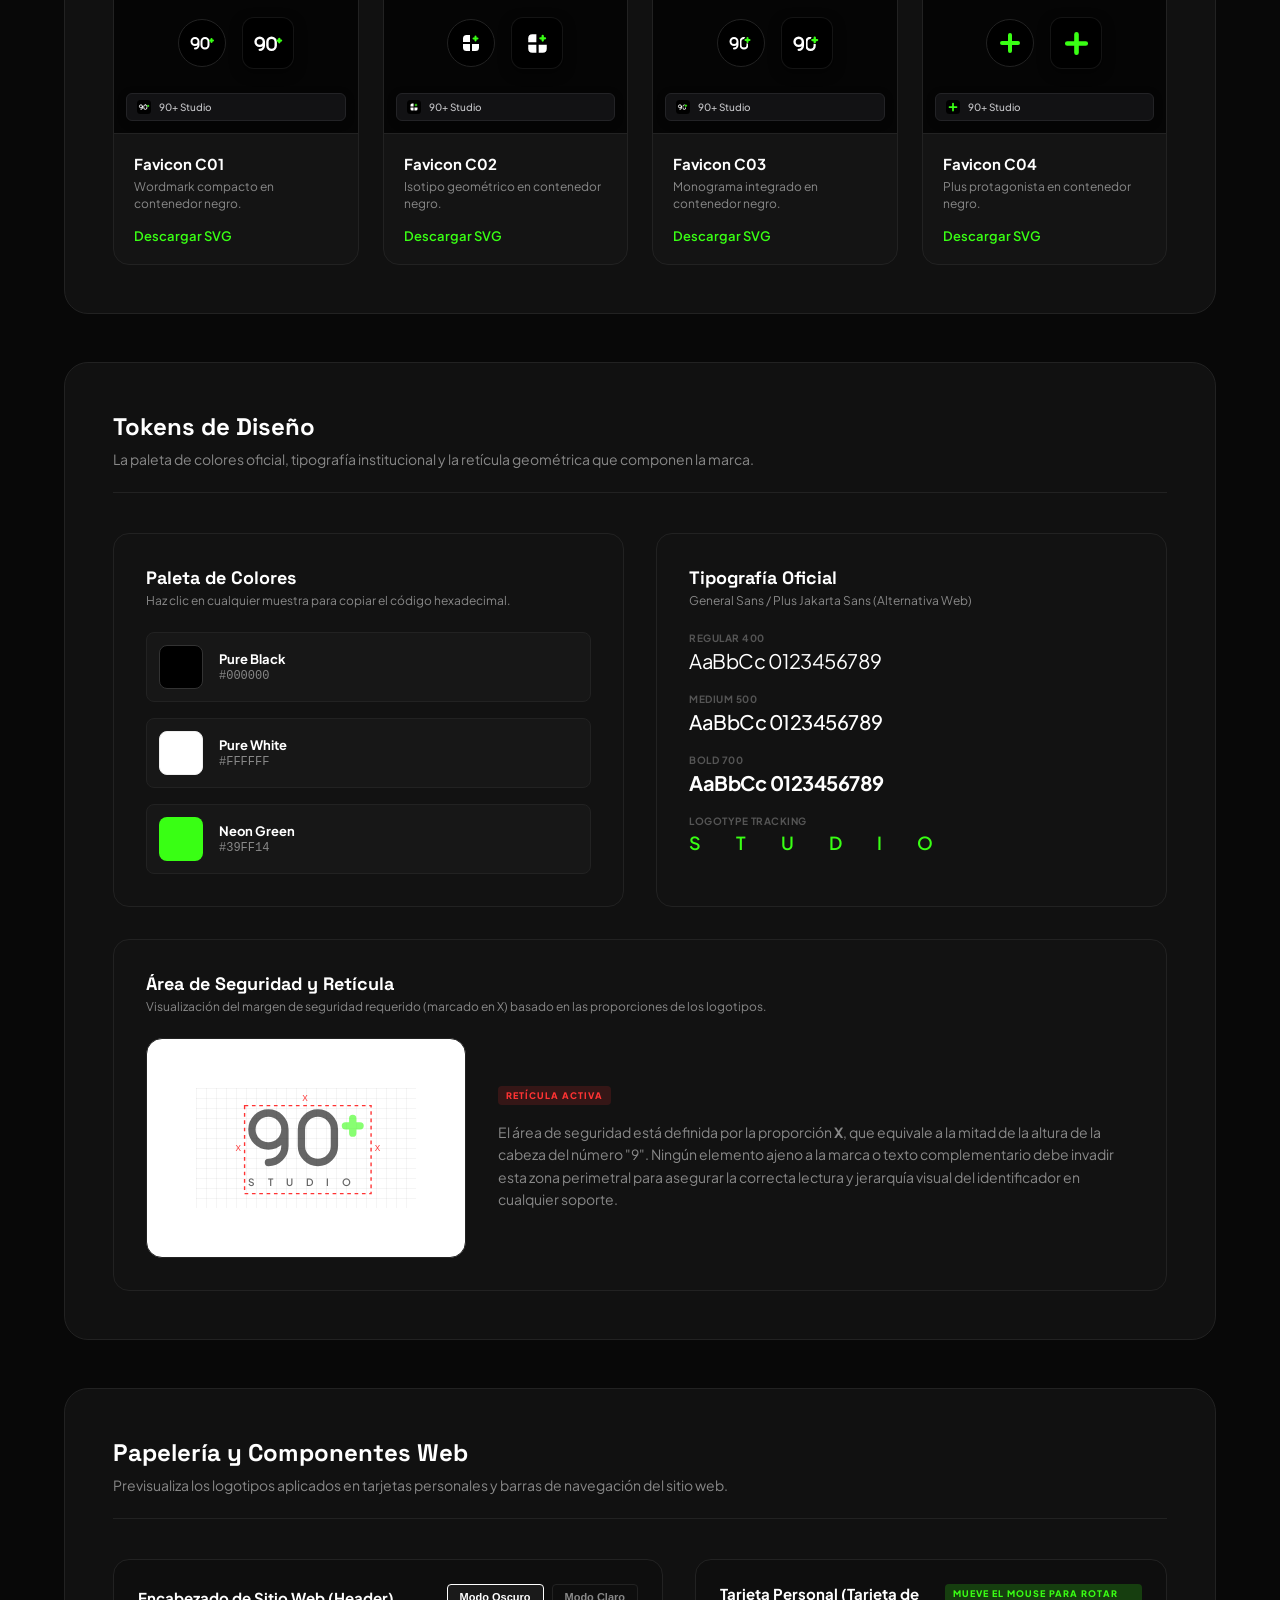
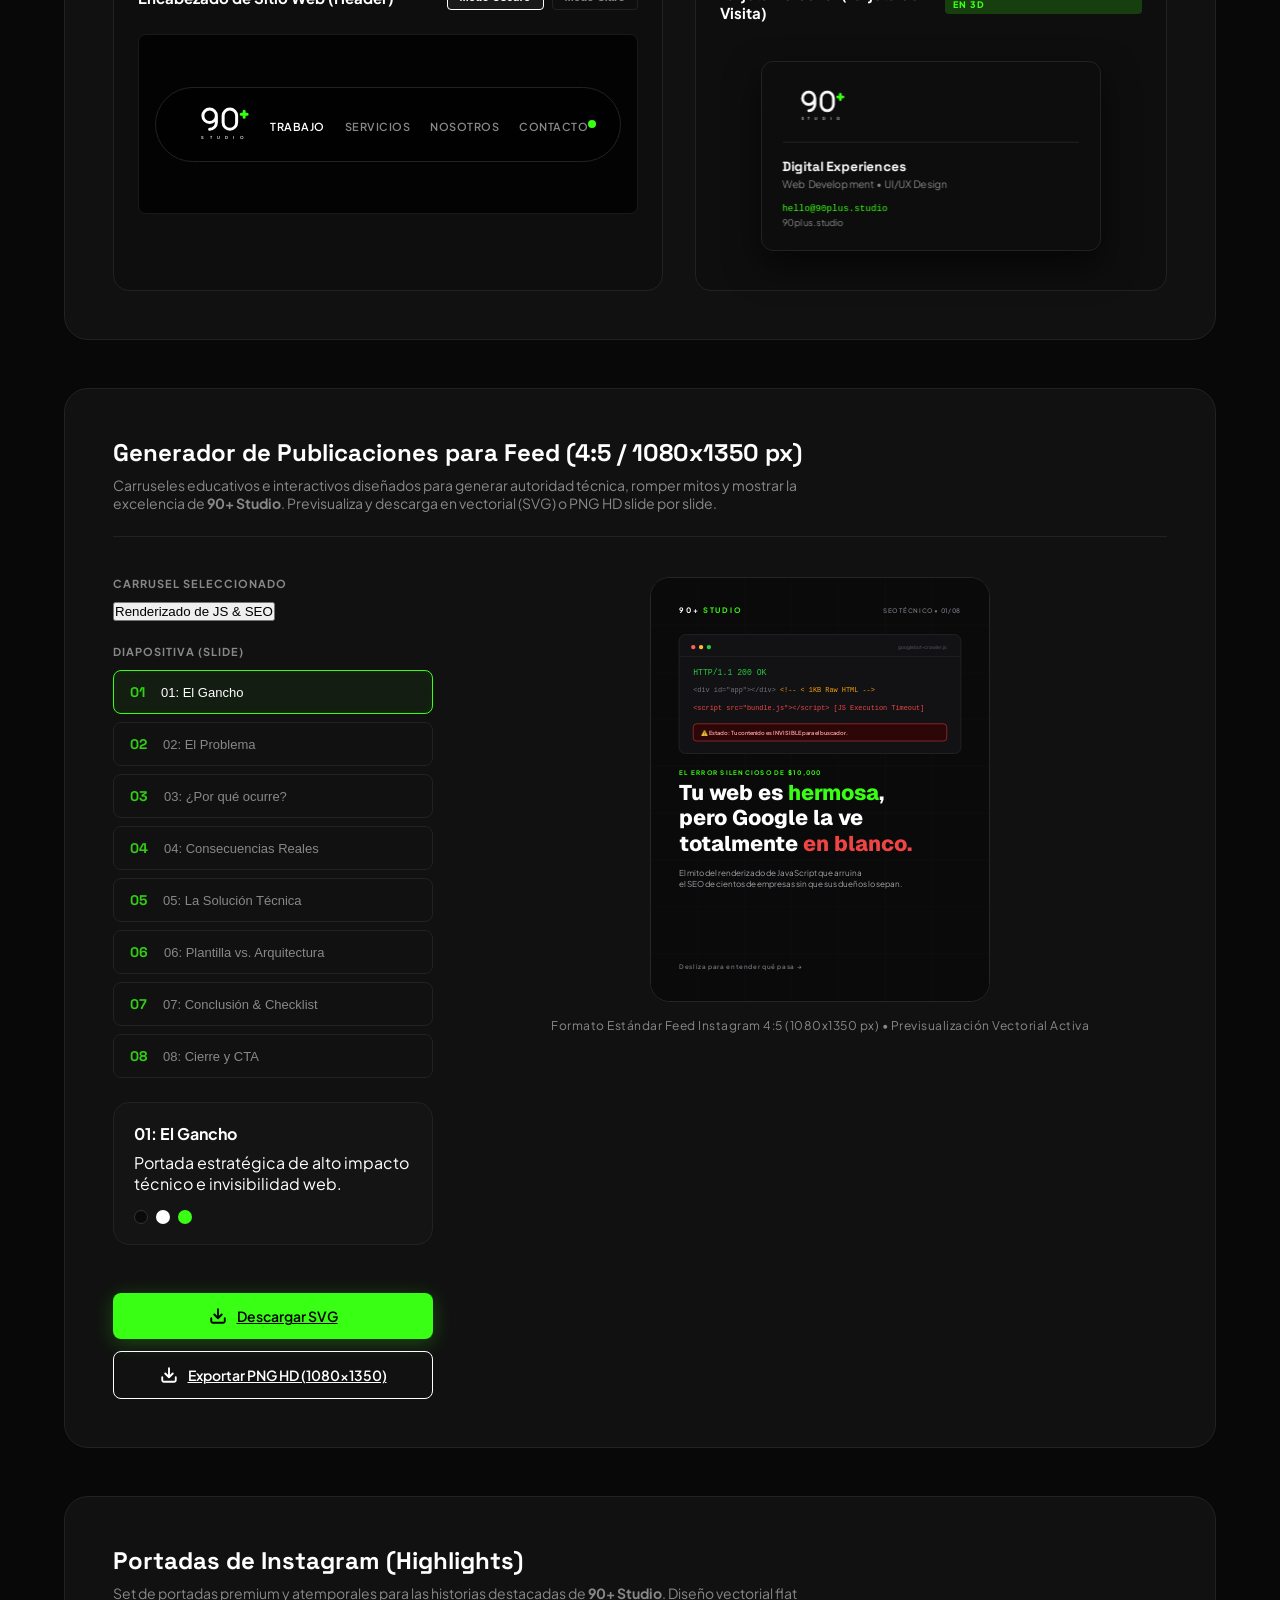
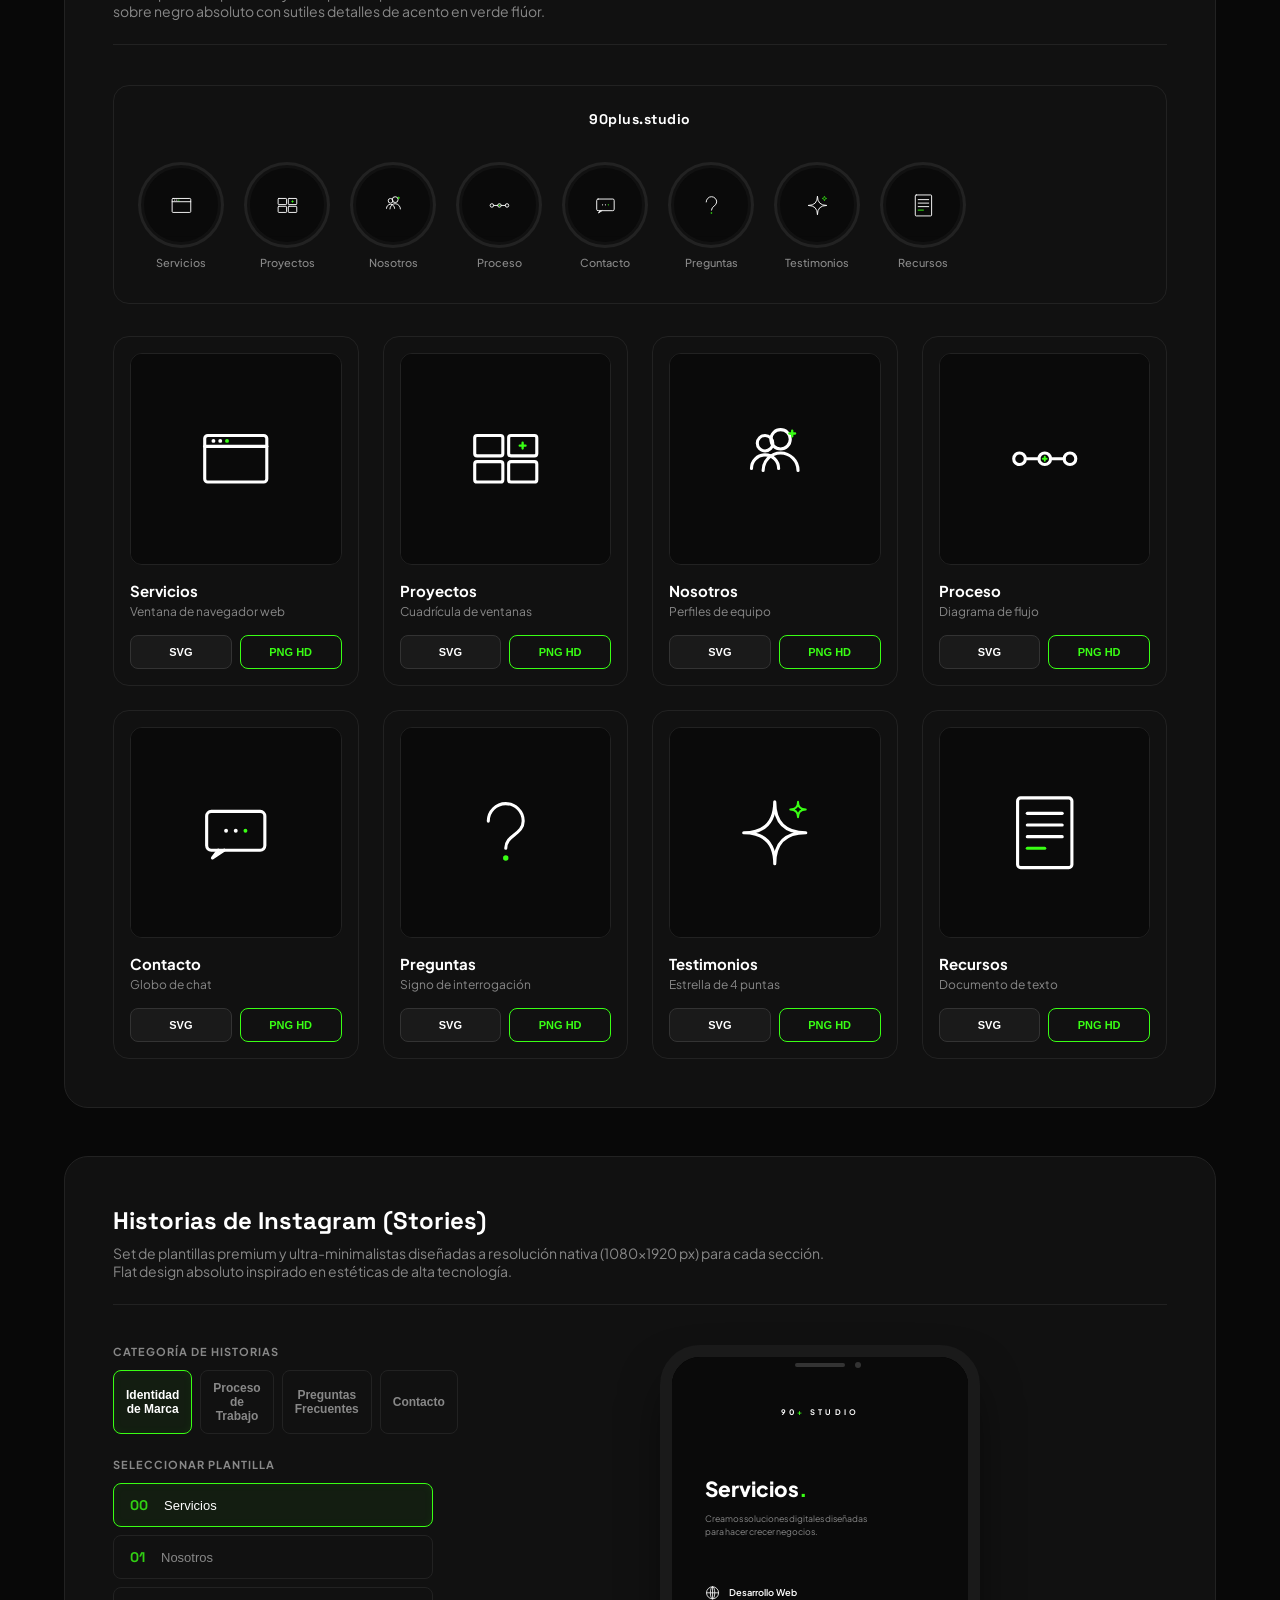
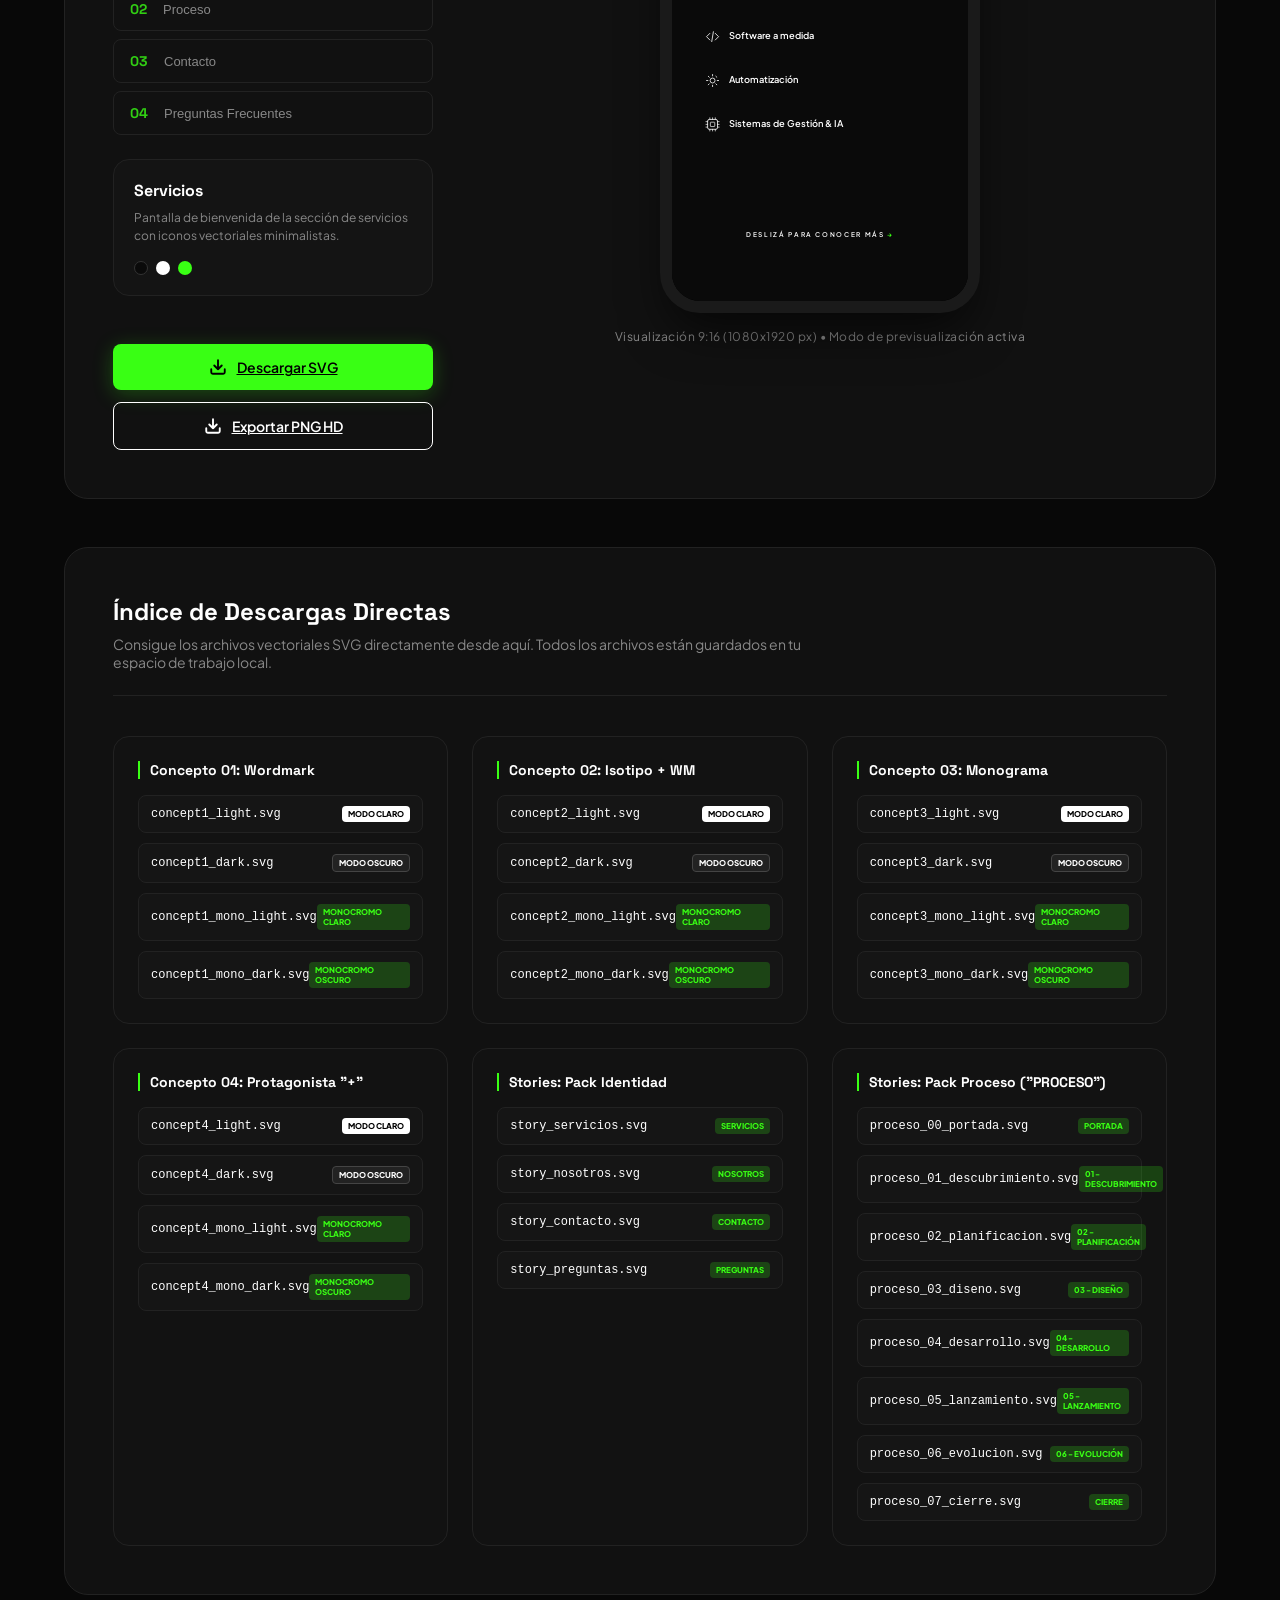
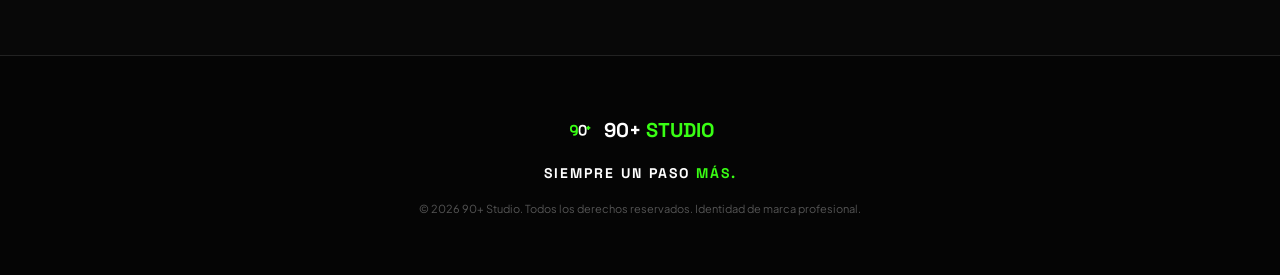
<file: branding/index.html>
<!DOCTYPE html>
<html lang="es">
<head>
  <meta charset="UTF-8">
  <meta name="viewport" content="width=device-width, initial-scale=1.0">
  <title>90+ Studio - Brand Identity Portal</title>
  <!-- Google Fonts -->
  <link rel="preconnect" href="https://fonts.googleapis.com">
  <link rel="preconnect" href="https://fonts.gstatic.com" crossorigin>
  <link href="https://fonts.googleapis.com/css2?family=Geist:wght@300;400;500;600;700;800;900&amp;family=Plus+Jakarta+Sans:wght@400;500;600;700;800&amp;family=Space+Grotesk:wght@500;700&amp;display=swap" rel="stylesheet">
  <link rel="stylesheet" href="index.css?v=7">
</head>
<body>

  <!-- Top Decorative Neon Bar -->
  <div class="top-neon-bar"></div>

  <!-- Header -->
  <header class="main-header">
    <div class="container header-container">
      <div class="brand-logo-mini">
        <svg viewBox="0 0 64 64" width="36" height="36">
          <path d="M 25 29 A 7 7 0 1 0 11 29 A 7 7 0 1 0 25 29 M 25 29 L 25 36 A 7 7 0 0 1 18 43" fill="none" stroke="#FFFFFF" stroke-width="4" stroke-linecap="round" stroke-linejoin="round" />
          <rect x="31" y="22" width="14" height="21" rx="7" fill="none" stroke="#FFFFFF" stroke-width="4" stroke-linecap="round" stroke-linejoin="round" />
          <path d="M 48 27 L 54 27 M 51 24 L 51 30" fill="none" stroke="#39FF14" stroke-width="4" stroke-linecap="round" stroke-linejoin="round" />
        </svg>
        <span class="brand-title">90+ <span class="accent-text">STUDIO</span></span>
      </div>
      <nav class="main-nav">
        <a href="#showroom" class="nav-link">Showroom</a>
        <a href="#favicons" class="nav-link">Favicons</a>
        <a href="#tokens" class="nav-link">Tokens</a>
        <a href="#mockups" class="nav-link">Mockups</a>
        <a href="#feed-posts" class="nav-link">Feed Posts</a>
        <a href="#highlights" class="nav-link">Destacadas</a>
        <a href="#stories" class="nav-link">Stories</a>
        <a href="#downloads" class="nav-link btn-download-all-nav">Descargas</a>
      </nav>
    </div>
  </header>

  <main class="container">
    <!-- Hero Section -->
    <section class="hero-section">
      <div class="hero-badge">Identidad de Marca Oficial</div>
      <h1 class="hero-title">SIEMPRE UN PASO <span class="neon-text">MÁS.</span></h1>
      <p class="hero-subtitle">
        Portal interactivo de activos de marca y sistema de diseño para <strong>90+ Studio</strong>. 
        Explora los conceptos, previsualiza plantillas en tiempo real y descarga recursos vectoriales listos para producción.
      </p>
    </section>

    <!-- Showroom Section -->
    <section id="showroom" class="section-card">
      <div class="section-header">
        <div>
          <h2 class="section-title">Visualizador de Logotipos</h2>
          <p class="section-desc">Selecciona un concepto, ajusta su apariencia en tiempo real y expórtalo en formato vectorial (SVG) o alta resolución (PNG).</p>
        </div>
      </div>

      <!-- Showroom Layout Grid -->
      <div class="showroom-grid">
        <!-- Sidebar Controls -->
        <div class="showroom-controls">
          <div class="control-group">
            <label class="control-label">Concepto de Diseño</label>
            <div class="concept-tabs">
              <button class="concept-tab active" data-concept="c1">
                <span class="tab-num">01</span>
                <span class="tab-name">Wordmark</span>
              </button>
              <button class="concept-tab" data-concept="c2">
                <span class="tab-num">02</span>
                <span class="tab-name">Isotipo + WM</span>
              </button>
              <button class="concept-tab" data-concept="c3">
                <span class="tab-num">03</span>
                <span class="tab-name">Monograma</span>
              </button>
              <button class="concept-tab" data-concept="c4">
                <span class="tab-num">04</span>
                <span class="tab-name">Protagonista "+"</span>
              </button>
            </div>
          </div>

          <div class="control-group">
            <label class="control-label">Esquema de Color</label>
            <div class="color-options">
              <button class="color-opt active" data-color="light">Fondo Claro</button>
              <button class="color-opt" data-color="dark">Fondo Oscuro</button>
              <button class="color-opt" data-color="transparent">Transparente</button>
            </div>
          </div>

          <div class="control-group">
            <label class="control-label">Variante Estilística</label>
            <div class="variant-options">
              <button class="variant-opt active" data-variant="colored">Paleta Oficial (Verde Neón)</button>
              <button class="variant-opt" data-variant="mono">Monocromático</button>
            </div>
          </div>

          <div class="control-group">
            <div class="range-header">
              <label class="control-label">Tamaño del Logo</label>
              <span id="logo-size-val">200px</span>
            </div>
            <input type="range" id="logo-size-slider" min="120" max="400" value="220" class="custom-slider">
          </div>

          <!-- Download Action Buttons -->
          <div class="download-actions">
            <button id="btn-download-svg" class="btn btn-primary">
              <svg class="btn-icon" viewBox="0 0 24 24" width="18" height="18" fill="none" stroke="currentColor" stroke-width="2" stroke-linecap="round" stroke-linejoin="round"><path d="M21 15v4a2 2 0 0 1-2 2H5a2 2 0 0 1-2-2v-4M7 10l5 5 5-5M12 15V3"/></svg>
              Descargar SVG
            </button>
            <button id="btn-download-png" class="btn btn-secondary">
              <svg class="btn-icon" viewBox="0 0 24 24" width="18" height="18" fill="none" stroke="currentColor" stroke-width="2" stroke-linecap="round" stroke-linejoin="round"><path d="M21 15v4a2 2 0 0 1-2 2H5a2 2 0 0 1-2-2v-4M7 10l5 5 5-5M12 15V3"/></svg>
              Exportar PNG HD
            </button>
          </div>
        </div>

        <!-- Interactive Canvas Viewport -->
        <div class="showroom-viewport-wrapper">
          <div class="showroom-viewport" id="viewport-bg">
            <div class="logo-render-container" id="logo-render-box" style="width: 220px;">
              <!-- Target for rendering SVG inline -->
            </div>
          </div>
          <div class="viewport-caption">
            Concepto <span id="caption-concept">01</span> &bull; Variante <span id="caption-variant">Oficial</span> &bull; Fondo <span id="caption-bg">Claro</span>
          </div>
        </div>
      </div>
    </section>

    <!-- Favicon & App Icon Section -->
    <section id="favicons" class="section-card">
      <div class="section-header">
        <div>
          <h2 class="section-title">Favicons y Accesos Directos</h2>
          <p class="section-desc">El identificador visual optimizado para pestañas de navegador (16x16 / 32x32), pantallas móviles y perfiles digitales.</p>
        </div>
      </div>

      <div class="favicons-showcase">
        <!-- Favicon Column 1 -->
        <div class="favicon-card">
          <div class="favicon-card-preview">
            <div class="avatar-circular">
              <img src="assets/favicons/favicon_c1.svg" alt="Avatar C1">
            </div>
            <div class="app-icon-squircle">
              <img src="assets/favicons/favicon_c1.svg" alt="App Icon C1">
            </div>
            <!-- Fake Browser Tab -->
            <div class="fake-tab">
              <img src="assets/favicons/favicon_c1.svg" class="fake-tab-icon" alt="Tab Icon">
              <span class="fake-tab-title">90+ Studio</span>
            </div>
          </div>
          <div class="favicon-card-info">
            <h3>Favicon C01</h3>
            <p>Wordmark compacto en contenedor negro.</p>
            <a href="assets/favicons/favicon_c1.svg" download="favicon_concept1.svg" class="btn-text-download">Descargar SVG</a>
          </div>
        </div>

        <!-- Favicon Column 2 -->
        <div class="favicon-card">
          <div class="favicon-card-preview">
            <div class="avatar-circular">
              <img src="assets/favicons/favicon_c2.svg" alt="Avatar C2">
            </div>
            <div class="app-icon-squircle">
              <img src="assets/favicons/favicon_c2.svg" alt="App Icon C2">
            </div>
            <div class="fake-tab">
              <img src="assets/favicons/favicon_c2.svg" class="fake-tab-icon" alt="Tab Icon">
              <span class="fake-tab-title">90+ Studio</span>
            </div>
          </div>
          <div class="favicon-card-info">
            <h3>Favicon C02</h3>
            <p>Isotipo geométrico en contenedor negro.</p>
            <a href="assets/favicons/favicon_c2.svg" download="favicon_concept2.svg" class="btn-text-download">Descargar SVG</a>
          </div>
        </div>

        <!-- Favicon Column 3 -->
        <div class="favicon-card">
          <div class="favicon-card-preview">
            <div class="avatar-circular">
              <img src="assets/favicons/favicon_c3.svg" alt="Avatar C3">
            </div>
            <div class="app-icon-squircle">
              <img src="assets/favicons/favicon_c3.svg" alt="App Icon C3">
            </div>
            <div class="fake-tab">
              <img src="assets/favicons/favicon_c3.svg" class="fake-tab-icon" alt="Tab Icon">
              <span class="fake-tab-title">90+ Studio</span>
            </div>
          </div>
          <div class="favicon-card-info">
            <h3>Favicon C03</h3>
            <p>Monograma integrado en contenedor negro.</p>
            <a href="assets/favicons/favicon_c3.svg" download="favicon_concept3.svg" class="btn-text-download">Descargar SVG</a>
          </div>
        </div>

        <!-- Favicon Column 4 -->
        <div class="favicon-card">
          <div class="favicon-card-preview">
            <div class="avatar-circular">
              <img src="assets/favicons/favicon_c4.svg" alt="Avatar C4">
            </div>
            <div class="app-icon-squircle">
              <img src="assets/favicons/favicon_c4.svg" alt="App Icon C4">
            </div>
            <div class="fake-tab">
              <img src="assets/favicons/favicon_c4.svg" class="fake-tab-icon" alt="Tab Icon">
              <span class="fake-tab-title">90+ Studio</span>
            </div>
          </div>
          <div class="favicon-card-info">
            <h3>Favicon C04</h3>
            <p>Plus protagonista en contenedor negro.</p>
            <a href="assets/favicons/favicon_c4.svg" download="favicon_concept4.svg" class="btn-text-download">Descargar SVG</a>
          </div>
        </div>
      </div>
    </section>

    <!-- Brand Tokens Section -->
    <section id="tokens" class="section-card">
      <div class="section-header">
        <div>
          <h2 class="section-title">Tokens de Diseño</h2>
          <p class="section-desc">La paleta de colores oficial, tipografía institucional y la retícula geométrica que componen la marca.</p>
        </div>
      </div>

      <div class="tokens-grid">
        <!-- Color Palette Token -->
        <div class="token-panel">
          <h3>Paleta de Colores</h3>
          <p class="panel-subtitle">Haz clic en cualquier muestra para copiar el código hexadecimal.</p>
          <div class="color-swatches-list">
            <div class="swatch-item" data-hex="#000000">
              <div class="swatch-color" style="background-color: #000000; border: 1px solid #333;"></div>
              <div class="swatch-meta">
                <span class="swatch-name">Pure Black</span>
                <span class="swatch-hex">#000000</span>
              </div>
            </div>
            <div class="swatch-item" data-hex="#FFFFFF">
              <div class="swatch-color" style="background-color: #FFFFFF; border: 1px solid #eee;"></div>
              <div class="swatch-meta">
                <span class="swatch-name">Pure White</span>
                <span class="swatch-hex">#FFFFFF</span>
              </div>
            </div>
            <div class="swatch-item" data-hex="#39FF14">
              <div class="swatch-color" style="background-color: #39FF14;"></div>
              <div class="swatch-meta">
                <span class="swatch-name">Neon Green</span>
                <span class="swatch-hex">#39FF14</span>
              </div>
            </div>
          </div>
          <div class="toast" id="color-toast">¡Código copiado al portapapeles!</div>
        </div>

        <!-- Typography Token -->
        <div class="token-panel">
          <h3>Tipografía Oficial</h3>
          <p class="panel-subtitle">General Sans / Plus Jakarta Sans (Alternativa Web)</p>
          <div class="typography-display">
            <div class="font-specimen">
              <span class="specimen-label">Regular 400</span>
              <span class="specimen-text font-regular">AaBbCc 0123456789</span>
            </div>
            <div class="font-specimen">
              <span class="specimen-label">Medium 500</span>
              <span class="specimen-text font-medium">AaBbCc 0123456789</span>
            </div>
            <div class="font-specimen">
              <span class="specimen-label">Bold 700</span>
              <span class="specimen-text font-bold">AaBbCc 0123456789</span>
            </div>
            <div class="font-specimen">
              <span class="specimen-label">Logotype Tracking</span>
              <span class="specimen-text font-tracking">S T U D I O</span>
            </div>
          </div>
        </div>

        <!-- Safety Area / Grid System -->
        <div class="token-panel full-width-panel">
          <h3>Área de Seguridad y Retícula</h3>
          <p class="panel-subtitle">Visualización del margen de seguridad requerido (marcado en X) basado en las proporciones de los logotipos.</p>
          <div class="safety-area-showcase">
            <div class="grid-card active" id="grid-c1-view">
              <!-- Inline Grid Overlay Logo -->
              <div class="grid-visualizer-container">
                <div class="grid-overlay"></div>
                <div class="logo-under-grid">
                  <svg viewBox="0 0 240 120" width="220">
                    <!-- Red Margin Box -->
                    <rect x="53" y="16" width="138" height="96" fill="none" stroke="#FF3333" stroke-width="1.5" stroke-dasharray="4 4" />
                    <!-- Security Margin Indicator Labels -->
                    <text x="46" y="65" fill="#FF3333" font-size="9" font-family="sans-serif" text-anchor="middle">X</text>
                    <text x="198" y="65" fill="#FF3333" font-size="9" font-family="sans-serif" text-anchor="middle">X</text>
                    <text x="119" y="11" fill="#FF3333" font-size="9" font-family="sans-serif" text-anchor="middle">X</text>
                    
                    <!-- Logo Elements -->
                    <path d="M 97 42 A 18 18 0 1 0 61 42 A 18 18 0 1 0 97 42 M 97 42 L 97 60 A 18 18 0 0 1 79 78" fill="none" stroke="#000000" stroke-width="8" stroke-linecap="round" stroke-linejoin="round" opacity="0.6"/>
                    <rect x="115" y="24" width="36" height="54" rx="18" fill="none" stroke="#000000" stroke-width="8" stroke-linecap="round" stroke-linejoin="round" opacity="0.6"/>
                    <path d="M 163 38 L 179 38 M 171 30 L 171 46" fill="none" stroke="#39FF14" stroke-width="8" stroke-linecap="round" stroke-linejoin="round" opacity="0.6"/>
                    <text x="120" y="104" fill="#000000" font-family="'Plus Jakarta Sans', sans-serif" font-weight="600" font-size="11" letter-spacing="14" text-anchor="middle" opacity="0.6">STUDIO</text>
                  </svg>
                </div>
              </div>
            </div>
            <div class="safety-desc">
              <span class="badge badge-grid">Retícula Activa</span>
              <p>El área de seguridad está definida por la proporción <strong>X</strong>, que equivale a la mitad de la altura de la cabeza del número "9". Ningún elemento ajeno a la marca o texto complementario debe invadir esta zona perimetral para asegurar la correcta lectura y jerarquía visual del identificador en cualquier soporte.</p>
            </div>
          </div>
        </div>
      </div>
    </section>

    <!-- Mockups & Stationery Section -->
    <section id="mockups" class="section-card">
      <div class="section-header">
        <div>
          <h2 class="section-title">Papelería y Componentes Web</h2>
          <p class="section-desc">Previsualiza los logotipos aplicados en tarjetas personales y barras de navegación del sitio web.</p>
        </div>
      </div>

      <div class="mockups-workspace">
        <!-- Interactive Navigation Bar Mockup -->
        <div class="mockup-panel">
          <div class="mockup-panel-header">
            <h3>Encabezado de Sitio Web (Header)</h3>
            <div class="mockup-controls">
              <button class="mockup-btn active" id="btn-header-dark">Modo Oscuro</button>
              <button class="mockup-btn" id="btn-header-light">Modo Claro</button>
            </div>
          </div>

          <div class="header-mockup-viewport" id="header-mockup-box">
            <!-- Header Template -->
            <nav class="web-navbar dark-theme" id="web-navbar-element">
              <div class="navbar-logo">
                <svg viewBox="0 0 240 120" width="90" class="nav-logo-svg">
                  <!-- Embeds logo inline dynamically based on concept -->
                </svg>
              </div>
              <ul class="navbar-links">
                <li><a href="#" class="active">Trabajo</a></li>
                <li><a href="#">Servicios</a></li>
                <li><a href="#">Nosotros</a></li>
                <li><a href="#">Contacto</a></li>
              </ul>
              <div class="navbar-status">
                <span class="status-dot"></span>
              </div>
            </nav>
          </div>
        </div>

        <!-- 3D Personal Business Card Mockup -->
        <div class="mockup-panel">
          <div class="mockup-panel-header">
            <h3>Tarjeta Personal (Tarjeta de Visita)</h3>
            <span class="badge badge-interactive">Mueve el mouse para rotar en 3D</span>
          </div>

          <div class="card-mockup-viewport">
            <div class="card-3d-container" id="card-3d">
              <!-- Front Side -->
              <div class="business-card card-front">
                <div class="card-logo">
                  <!-- Selected Logo SVG Rendered Here -->
                  <div class="card-logo-placeholder"></div>
                </div>
                <div class="card-divider"></div>
                <div class="card-details">
                  <span class="card-service">Digital Experiences</span>
                  <span class="card-subtitle">Web Development &bull; UI/UX Design</span>
                  <span class="card-email">hello@90plus.studio</span>
                  <span class="card-web">90plus.studio</span>
                </div>
              </div>
            </div>
          </div>
        </div>
      </div>
    </section>

    <!-- Instagram Feed Posts Section (Interactive Studio Generator) -->
    <section id="feed-posts" class="section-card">
      <div class="section-header">
        <div>
          <h2 class="section-title">Generador de Publicaciones para Feed (4:5 / 1080x1350 px)</h2>
          <p class="section-desc">Carruseles educativos e interactivos diseñados para generar autoridad técnica, romper mitos y mostrar la excelencia de <strong>90+ Studio</strong>. Previsualiza y descarga en vectorial (SVG) o PNG HD slide por slide.</p>
        </div>
      </div>

      <div class="stories-layout">
        <!-- Sidebar Selector -->
        <div class="stories-sidebar">
          <div class="control-group">
            <label class="control-label">Carrusel Seleccionado</label>
            <div class="pack-selector-tabs">
              <button class="feed-pack-tab active" data-pack="renderizado_js">Renderizado de JS & SEO</button>
            </div>
          </div>

          <div class="control-group">
            <label class="control-label">Diapositiva (Slide)</label>
            <div class="story-selector-tabs" id="feed-slide-tabs-container">
              <!-- Populated dynamically by index.js -->
            </div>
          </div>

          <div class="story-meta-box">
            <h4 id="feed-meta-title">Slide 01: El Gancho</h4>
            <p id="feed-meta-desc">Portada de alto impacto visual y emocional.</p>
            <div class="story-colors-preview">
              <span class="color-dot-preview" style="background-color: #0A0A0A; border: 1px solid #333;" title="Negro absoluto"></span>
              <span class="color-dot-preview" style="background-color: #FFFFFF;" title="Blanco"></span>
              <span class="color-dot-preview" style="background-color: #39FF14;" title="Verde Flúor"></span>
            </div>
          </div>

          <!-- Download Action Buttons -->
          <div class="download-actions" style="margin-top: 24px;">
            <a id="btn-download-feed-svg" class="btn btn-primary" href="#" download>
              <svg class="btn-icon" viewBox="0 0 24 24" width="18" height="18" fill="none" stroke="currentColor" stroke-width="2.5" stroke-linecap="round" stroke-linejoin="round"><path d="M21 15v4a2 2 0 0 1-2 2H5a2 2 0 0 1-2-2v-4M7 10l5 5 5-5M12 15V3"/></svg>
              Descargar SVG
            </a>
            <a id="btn-download-feed-png" class="btn btn-secondary" href="#" download>
              <svg class="btn-icon" viewBox="0 0 24 24" width="18" height="18" fill="none" stroke="currentColor" stroke-width="2.5" stroke-linecap="round" stroke-linejoin="round"><path d="M21 15v4a2 2 0 0 1-2 2H5a2 2 0 0 1-2-2v-4M7 10l5 5 5-5M12 15V3"/></svg>
              Exportar PNG HD (1080x1350)
            </a>
          </div>
        </div>

        <!-- Feed Simulator Viewport (Aspect ratio 4:5) -->
        <div class="story-viewport-wrapper">
          <div class="feed-simulator-frame">
            <div class="feed-screen" id="feed-render-box">
              <!-- Rendered SVG feed slide inline here -->
            </div>
          </div>
          <div class="viewport-caption">
            Formato Estándar Feed Instagram 4:5 (1080x1350 px) &bull; Previsualización Vectorial Activa
          </div>
        </div>
      </div>
    </section>

    <!-- Instagram Highlights Section -->
    <section id="highlights" class="section-card">
      <div class="section-header">
        <div>
          <h2 class="section-title">Portadas de Instagram (Highlights)</h2>
          <p class="section-desc">Set de portadas premium y atemporales para las historias destacadas de <strong>90+ Studio</strong>. Diseño vectorial flat sobre negro absoluto con sutiles detalles de acento en verde flúor.</p>
        </div>
      </div>

      <!-- Mobile Profile Instagram Simulator Preview -->
      <div class="instagram-simulator-container">
        <div class="instagram-profile-header">
          <span class="inst-username">90plus.studio</span>
        </div>
        <div class="instagram-stories-bar" id="instagram-stories-bar-element">
          <!-- Populated by index.js dynamically -->
        </div>
      </div>

      <!-- Grid of Downloadable Cover Cards -->
      <div class="highlights-grid" id="highlights-grid-container">
        <!-- Populated by index.js dynamically -->
      </div>
    </section>

    <!-- Instagram Stories Section -->
    <section id="stories" class="section-card">
      <div class="section-header">
        <div>
          <h2 class="section-title">Historias de Instagram (Stories)</h2>
          <p class="section-desc">Set de plantillas premium y ultra-minimalistas diseñadas a resolución nativa (1080x1920 px) para cada sección. Flat design absoluto inspirado en estéticas de alta tecnología.</p>
        </div>
      </div>

      <div class="stories-layout">
        <!-- Sidebar Selector -->
        <div class="stories-sidebar">
          <div class="control-group">
            <label class="control-label">Categoría de Historias</label>
            <div class="pack-selector-tabs">
              <button class="pack-tab active" data-pack="identity">Identidad de Marca</button>
              <button class="pack-tab" data-pack="process">Proceso de Trabajo</button>
              <button class="pack-tab" data-pack="faq">Preguntas Frecuentes</button>
              <button class="pack-tab" data-pack="contacto">Contacto</button>
            </div>
          </div>

          <div class="control-group">
            <label class="control-label">Seleccionar Plantilla</label>
            <div class="story-selector-tabs" id="story-tabs-container">
              <button class="story-tab active" data-story="servicios">
                <span class="tab-num">01</span>
                <span class="tab-name">Servicios</span>
              </button>
              <button class="story-tab" data-story="nosotros">
                <span class="tab-num">02</span>
                <span class="tab-name">Nosotros</span>
              </button>
              <button class="story-tab" data-story="contacto">
                <span class="tab-num">03</span>
                <span class="tab-name">Contacto</span>
              </button>
              <button class="story-tab" data-story="preguntas">
                <span class="tab-num">04</span>
                <span class="tab-name">Preguntas Frecuentes</span>
              </button>
            </div>
          </div>

          <div class="story-meta-box">
            <h4 id="story-meta-title">Servicios</h4>
            <p id="story-meta-desc">Pantalla de bienvenida de la sección de servicios con iconos vectoriales minimalistas.</p>
            <div class="story-colors-preview">
              <span class="color-dot-preview" style="background-color: #0A0A0A; border: 1px solid #333;" title="Negro absoluto"></span>
              <span class="color-dot-preview" style="background-color: #FFFFFF;" title="Blanco"></span>
              <span class="color-dot-preview" style="background-color: #39FF14;" title="Verde Flúor"></span>
            </div>
          </div>

          <!-- Download Action Buttons -->
          <div class="download-actions" style="margin-top: 24px;">
            <a id="btn-download-story-svg" class="btn btn-primary" href="#" download>
              <svg class="btn-icon" viewBox="0 0 24 24" width="18" height="18" fill="none" stroke="currentColor" stroke-width="2.5" stroke-linecap="round" stroke-linejoin="round"><path d="M21 15v4a2 2 0 0 1-2 2H5a2 2 0 0 1-2-2v-4M7 10l5 5 5-5M12 15V3"/></svg>
              Descargar SVG
            </a>
            <a id="btn-download-story-png" class="btn btn-secondary" href="#" download>
              <svg class="btn-icon" viewBox="0 0 24 24" width="18" height="18" fill="none" stroke="currentColor" stroke-width="2.5" stroke-linecap="round" stroke-linejoin="round"><path d="M21 15v4a2 2 0 0 1-2 2H5a2 2 0 0 1-2-2v-4M7 10l5 5 5-5M12 15V3"/></svg>
              Exportar PNG HD
            </a>
          </div>
        </div>

        <!-- Simulator Viewport -->
        <div class="story-viewport-wrapper">
          <div class="phone-simulator">
            <div class="phone-speaker"></div>
            <div class="phone-camera"></div>
            <div class="phone-screen" id="story-render-box">
              <!-- Rendered SVG story inside here -->
            </div>
          </div>
          <div class="viewport-caption">
            Visualización 9:16 (1080x1920 px) &bull; Modo de previsualización activa
          </div>
        </div>
      </div>
    </section>

    <!-- Downloads Section -->
    <section id="downloads" class="section-card">
      <div class="section-header">
        <div>
          <h2 class="section-title">Índice de Descargas Directas</h2>
          <p class="section-desc">Consigue los archivos vectoriales SVG directamente desde aquí. Todos los archivos están guardados en tu espacio de trabajo local.</p>
        </div>
      </div>

      <div class="downloads-grid-box">
        <!-- C1 Group -->
        <div class="download-group-card">
          <h4>Concepto 01: Wordmark</h4>
          <div class="download-list">
            <a href="assets/logos/concept1/light.svg" download="concept1_light.svg" class="download-file-item">
              <span class="file-name">concept1_light.svg</span>
              <span class="file-tag tag-light">Modo Claro</span>
            </a>
            <a href="assets/logos/concept1/dark.svg" download="concept1_dark.svg" class="download-file-item">
              <span class="file-name">concept1_dark.svg</span>
              <span class="file-tag tag-dark">Modo Oscuro</span>
            </a>
            <a href="assets/logos/concept1/mono_light.svg" download="concept1_mono_light.svg" class="download-file-item">
              <span class="file-name">concept1_mono_light.svg</span>
              <span class="file-tag tag-mono">Monocromo Claro</span>
            </a>
            <a href="assets/logos/concept1/mono_dark.svg" download="concept1_mono_dark.svg" class="download-file-item">
              <span class="file-name">concept1_mono_dark.svg</span>
              <span class="file-tag tag-mono">Monocromo Oscuro</span>
            </a>
          </div>
        </div>

        <!-- C2 Group -->
        <div class="download-group-card">
          <h4>Concepto 02: Isotipo + WM</h4>
          <div class="download-list">
            <a href="assets/logos/concept2/light.svg" download="concept2_light.svg" class="download-file-item">
              <span class="file-name">concept2_light.svg</span>
              <span class="file-tag tag-light">Modo Claro</span>
            </a>
            <a href="assets/logos/concept2/dark.svg" download="concept2_dark.svg" class="download-file-item">
              <span class="file-name">concept2_dark.svg</span>
              <span class="file-tag tag-dark">Modo Oscuro</span>
            </a>
            <a href="assets/logos/concept2/mono_light.svg" download="concept2_mono_light.svg" class="download-file-item">
              <span class="file-name">concept2_mono_light.svg</span>
              <span class="file-tag tag-mono">Monocromo Claro</span>
            </a>
            <a href="assets/logos/concept2/mono_dark.svg" download="concept2_mono_dark.svg" class="download-file-item">
              <span class="file-name">concept2_mono_dark.svg</span>
              <span class="file-tag tag-mono">Monocromo Oscuro</span>
            </a>
          </div>
        </div>

        <!-- C3 Group -->
        <div class="download-group-card">
          <h4>Concepto 03: Monograma</h4>
          <div class="download-list">
            <a href="assets/logos/concept3/light.svg" download="concept3_light.svg" class="download-file-item">
              <span class="file-name">concept3_light.svg</span>
              <span class="file-tag tag-light">Modo Claro</span>
            </a>
            <a href="assets/logos/concept3/dark.svg" download="concept3_dark.svg" class="download-file-item">
              <span class="file-name">concept3_dark.svg</span>
              <span class="file-tag tag-dark">Modo Oscuro</span>
            </a>
            <a href="assets/logos/concept3/mono_light.svg" download="concept3_mono_light.svg" class="download-file-item">
              <span class="file-name">concept3_mono_light.svg</span>
              <span class="file-tag tag-mono">Monocromo Claro</span>
            </a>
            <a href="assets/logos/concept3/mono_dark.svg" download="concept3_mono_dark.svg" class="download-file-item">
              <span class="file-name">concept3_mono_dark.svg</span>
              <span class="file-tag tag-mono">Monocromo Oscuro</span>
            </a>
          </div>
        </div>

        <!-- C4 Group -->
        <div class="download-group-card">
          <h4>Concepto 04: Protagonista "+"</h4>
          <div class="download-list">
            <a href="assets/logos/concept4/light.svg" download="concept4_light.svg" class="download-file-item">
              <span class="file-name">concept4_light.svg</span>
              <span class="file-tag tag-light">Modo Claro</span>
            </a>
            <a href="assets/logos/concept4/dark.svg" download="concept4_dark.svg" class="download-file-item">
              <span class="file-name">concept4_dark.svg</span>
              <span class="file-tag tag-dark">Modo Oscuro</span>
            </a>
            <a href="assets/logos/concept4/mono_light.svg" download="concept4_mono_light.svg" class="download-file-item">
              <span class="file-name">concept4_mono_light.svg</span>
              <span class="file-tag tag-mono">Monocromo Claro</span>
            </a>
            <a href="assets/logos/concept4/mono_dark.svg" download="concept4_mono_dark.svg" class="download-file-item">
              <span class="file-name">concept4_mono_dark.svg</span>
              <span class="file-tag tag-mono">Monocromo Oscuro</span>
            </a>
          </div>
        </div>

        <!-- Stories Identity Group -->
        <div class="download-group-card">
          <h4>Stories: Pack Identidad</h4>
          <div class="download-list">
            <a href="assets/stories/servicios.svg" download="90plus_story_servicios.svg" class="download-file-item">
              <span class="file-name">story_servicios.svg</span>
              <span class="file-tag tag-mono">Servicios</span>
            </a>
            <a href="assets/stories/nosotros.svg" download="90plus_story_nosotros.svg" class="download-file-item">
              <span class="file-name">story_nosotros.svg</span>
              <span class="file-tag tag-mono">Nosotros</span>
            </a>
            <a href="assets/stories/contacto.svg" download="90plus_story_contacto.svg" class="download-file-item">
              <span class="file-name">story_contacto.svg</span>
              <span class="file-tag tag-mono">Contacto</span>
            </a>
            <a href="assets/stories/preguntas.svg" download="90plus_story_preguntas.svg" class="download-file-item">
              <span class="file-name">story_preguntas.svg</span>
              <span class="file-tag tag-mono">Preguntas</span>
            </a>
          </div>
        </div>

        <!-- Stories Process Group -->
        <div class="download-group-card">
          <h4>Stories: Pack Proceso ("PROCESO")</h4>
          <div class="download-list">
            <a href="assets/stories/proceso/portada.svg" download="90plus_story_proceso_portada.svg" class="download-file-item">
              <span class="file-name">proceso_00_portada.svg</span>
              <span class="file-tag tag-mono">Portada</span>
            </a>
            <a href="assets/stories/proceso/descubrimiento.svg" download="90plus_story_proceso_descubrimiento.svg" class="download-file-item">
              <span class="file-name">proceso_01_descubrimiento.svg</span>
              <span class="file-tag tag-mono">01 - Descubrimiento</span>
            </a>
            <a href="assets/stories/proceso/planificacion.svg" download="90plus_story_proceso_planificacion.svg" class="download-file-item">
              <span class="file-name">proceso_02_planificacion.svg</span>
              <span class="file-tag tag-mono">02 - Planificación</span>
            </a>
            <a href="assets/stories/proceso/diseno.svg" download="90plus_story_proceso_diseno.svg" class="download-file-item">
              <span class="file-name">proceso_03_diseno.svg</span>
              <span class="file-tag tag-mono">03 - Diseño</span>
            </a>
            <a href="assets/stories/proceso/desarrollo.svg" download="90plus_story_proceso_desarrollo.svg" class="download-file-item">
              <span class="file-name">proceso_04_desarrollo.svg</span>
              <span class="file-tag tag-mono">04 - Desarrollo</span>
            </a>
            <a href="assets/stories/proceso/lanzamiento.svg" download="90plus_story_proceso_lanzamiento.svg" class="download-file-item">
              <span class="file-name">proceso_05_lanzamiento.svg</span>
              <span class="file-tag tag-mono">05 - Lanzamiento</span>
            </a>
            <a href="assets/stories/proceso/evolucion.svg" download="90plus_story_proceso_evolucion.svg" class="download-file-item">
              <span class="file-name">proceso_06_evolucion.svg</span>
              <span class="file-tag tag-mono">06 - Evolución</span>
            </a>
            <a href="assets/stories/proceso/cierre.svg" download="90plus_story_proceso_cierre.svg" class="download-file-item">
              <span class="file-name">proceso_07_cierre.svg</span>
              <span class="file-tag tag-mono">Cierre</span>
            </a>
          </div>
        </div>
      </div>
    </section>
  </main>

  <!-- Footer -->
  <footer class="main-footer">
    <div class="container footer-content">
      <div class="footer-logo">
        <svg viewBox="0 0 64 64" width="28" height="28">
          <path d="M 25 29 A 7 7 0 1 0 11 29 A 7 7 0 1 0 25 29 M 25 29 L 25 36 A 7 7 0 0 1 18 43" fill="none" stroke="#39FF14" stroke-width="4" stroke-linecap="round" stroke-linejoin="round" />
          <rect x="31" y="22" width="14" height="21" rx="7" fill="none" stroke="#FFFFFF" stroke-width="4" stroke-linecap="round" stroke-linejoin="round" />
          <path d="M 48 27 L 54 27 M 51 24 L 51 30" fill="none" stroke="#39FF14" stroke-width="4" stroke-linecap="round" stroke-linejoin="round" />
        </svg>
        <span>90+ <span class="green-text">STUDIO</span></span>
      </div>
      <div class="footer-motto">SIEMPRE UN PASO <span class="green-text">MÁS.</span></div>
      <div class="footer-copy">&copy; 2026 90+ Studio. Todos los derechos reservados. Identidad de marca profesional.</div>
    </div>
  </footer>

  <!-- Canvas elements for generating PNG download files locally -->
  <canvas id="export-canvas" style="display: none;"></canvas>

  <script src="index.js?v=17"></script>
</body>
</html>
</file>
<file: index.css>
/* ==========================================================================
   90+ Studio Brand Portal Stylesheet
   ========================================================================== */

/* Design Tokens & Variables */
:root {
  --bg-primary: #080808;
  --bg-card: #111111;
  --bg-card-hover: #161616;
  --border-color: #222222;
  --text-primary: #ffffff;
  --text-secondary: #888888;
  --text-muted: #555555;
  
  --brand-green: #39FF14;
  --brand-green-glow: rgba(57, 255, 20, 0.2);
  --brand-green-dim: #1f940a;
  
  --transition-fast: 0.2s cubic-bezier(0.16, 1, 0.3, 1);
  --transition-normal: 0.4s cubic-bezier(0.16, 1, 0.3, 1);
  --radius-sm: 8px;
  --radius-md: 16px;
  --radius-lg: 24px;
}

/* Reset & Global Base Styles */
* {
  margin: 0;
  padding: 0;
  box-sizing: border-box;
}

html {
  scroll-behavior: smooth;
  background-color: var(--bg-primary);
  font-family: 'Plus Jakarta Sans', -apple-system, BlinkMacSystemFont, "Segoe UI", Roboto, sans-serif;
  color: var(--text-primary);
}

body {
  overflow-x: hidden;
  padding-bottom: 0;
}

/* Utility Containers */
.container {
  max-width: 1200px;
  margin: 0 auto;
  padding: 0 24px;
}

/* Scrollbar Styling */
::-webkit-scrollbar {
  width: 8px;
  height: 8px;
}
::-webkit-scrollbar-track {
  background: var(--bg-primary);
}
::-webkit-scrollbar-thumb {
  background: #252527;
  border-radius: 4px;
}
::-webkit-scrollbar-thumb:hover {
  background: #3c3c3f;
}

/* Top Neon Accent Bar */
.top-neon-bar {
  height: 4px;
  background: linear-gradient(90deg, #000000 0%, var(--brand-green) 50%, #000000 100%);
  width: 100%;
  position: relative;
  z-index: 100;
  box-shadow: 0 0 15px var(--brand-green-glow);
}

/* Header & Navigation */
.main-header {
  border-bottom: 1px solid var(--border-color);
  background-color: rgba(8, 8, 8, 0.85);
  backdrop-filter: blur(12px);
  position: sticky;
  top: 0;
  z-index: 99;
}

.header-container {
  display: flex;
  justify-content: space-between;
  align-items: center;
  height: 80px;
}

.brand-logo-mini {
  display: flex;
  align-items: center;
  gap: 12px;
}

.brand-title {
  font-family: 'Space Grotesk', sans-serif;
  font-weight: 700;
  font-size: 18px;
  letter-spacing: 1px;
}

.accent-text {
  font-family: 'Space Grotesk', sans-serif;
  font-weight: 500;
  color: var(--brand-green);
}

.main-nav {
  display: flex;
  align-items: center;
  gap: 32px;
}

.nav-link {
  color: var(--text-secondary);
  text-decoration: none;
  font-size: 14px;
  font-weight: 500;
  transition: color var(--transition-fast);
}

.nav-link:hover {
  color: var(--text-primary);
}

.btn-download-all-nav {
  padding: 8px 16px;
  border-radius: var(--radius-sm);
  background-color: var(--text-primary);
  color: var(--bg-primary) !important;
  font-weight: 600;
  transition: opacity var(--transition-fast);
}

.btn-download-all-nav:hover {
  opacity: 0.9;
}

/* Hero Section */
.hero-section {
  text-align: center;
  padding: 80px 0 60px 0;
}

.hero-badge {
  display: inline-block;
  padding: 6px 14px;
  border-radius: 30px;
  font-size: 11px;
  font-weight: 700;
  text-transform: uppercase;
  letter-spacing: 1.5px;
  border: 1px solid var(--border-color);
  color: var(--text-secondary);
  background-color: rgba(255, 255, 255, 0.03);
  margin-bottom: 24px;
}

.hero-title {
  font-family: 'Space Grotesk', sans-serif;
  font-size: clamp(40px, 6vw, 64px);
  font-weight: 700;
  letter-spacing: -1.5px;
  line-height: 1.1;
  margin-bottom: 24px;
}

.neon-text {
  color: var(--brand-green);
  text-shadow: 0 0 30px var(--brand-green-glow);
}

.hero-subtitle {
  max-width: 680px;
  margin: 0 auto;
  color: var(--text-secondary);
  font-size: clamp(16px, 2vw, 18px);
  line-height: 1.6;
}

/* Section Cards Layout */
.section-card {
  background-color: var(--bg-card);
  border: 1px solid var(--border-color);
  border-radius: var(--radius-lg);
  padding: 48px;
  margin-bottom: 48px;
  transition: border-color var(--transition-normal);
}

.section-card:hover {
  border-color: #333333;
}

.section-header {
  display: flex;
  justify-content: space-between;
  align-items: flex-start;
  margin-bottom: 40px;
  border-bottom: 1px solid var(--border-color);
  padding-bottom: 24px;
}

.section-title {
  font-family: 'Space Grotesk', sans-serif;
  font-size: 24px;
  font-weight: 700;
  margin-bottom: 8px;
}

.section-desc {
  color: var(--text-secondary);
  font-size: 14px;
  max-width: 720px;
}

/* Showroom Section */
.showroom-grid {
  display: grid;
  grid-template-columns: 320px 1fr;
  gap: 40px;
  align-items: start;
}

.showroom-controls {
  display: flex;
  flex-direction: column;
  gap: 24px;
}

.control-label {
  display: block;
  font-size: 11px;
  font-weight: 700;
  text-transform: uppercase;
  letter-spacing: 1px;
  color: var(--text-secondary);
  margin-bottom: 12px;
}

/* Custom Tabs & Options Buttons */
.concept-tabs, .color-options, .variant-options {
  display: flex;
  flex-direction: column;
  gap: 8px;
}

.concept-tab, .color-opt, .variant-opt {
  background-color: transparent;
  border: 1px solid var(--border-color);
  border-radius: var(--radius-sm);
  color: var(--text-secondary);
  padding: 12px 16px;
  text-align: left;
  cursor: pointer;
  font-weight: 500;
  font-size: 14px;
  display: flex;
  align-items: center;
  gap: 16px;
  transition: all var(--transition-fast);
}

.concept-tab:hover, .color-opt:hover, .variant-opt:hover {
  border-color: #444;
  color: var(--text-primary);
  background-color: rgba(255,255,255,0.02);
}

.concept-tab.active, .color-opt.active, .variant-opt.active {
  border-color: var(--brand-green);
  color: var(--text-primary);
  background-color: rgba(57, 255, 20, 0.05);
  box-shadow: inset 0 0 10px rgba(57, 255, 20, 0.05);
}

.tab-num {
  font-family: 'Space Grotesk', sans-serif;
  font-weight: 700;
  color: var(--brand-green);
  opacity: 0.8;
}

.tab-name {
  font-size: 13px;
}

.color-options, .variant-options {
  flex-direction: row;
  flex-wrap: wrap;
}

.color-opt, .variant-opt {
  flex: 1;
  text-align: center;
  justify-content: center;
  font-size: 12px;
  padding: 10px;
}

/* Range Slider Control */
.range-header {
  display: flex;
  justify-content: space-between;
  align-items: center;
}

#logo-size-val {
  font-size: 12px;
  color: var(--brand-green);
  font-weight: 600;
}

.custom-slider {
  -webkit-appearance: none;
  width: 100%;
  height: 4px;
  border-radius: 2px;
  background: var(--border-color);
  outline: none;
  margin-top: 10px;
}

.custom-slider::-webkit-slider-thumb {
  -webkit-appearance: none;
  appearance: none;
  width: 16px;
  height: 16px;
  border-radius: 50%;
  background: var(--brand-green);
  cursor: pointer;
  box-shadow: 0 0 10px var(--brand-green);
  transition: transform var(--transition-fast);
}

.custom-slider::-webkit-slider-thumb:hover {
  transform: scale(1.2);
}

/* Download Action Buttons */
.download-actions {
  display: flex;
  flex-direction: column;
  gap: 12px;
  margin-top: 12px;
}

.btn {
  display: flex;
  align-items: center;
  justify-content: center;
  gap: 10px;
  width: 100%;
  padding: 14px;
  border-radius: var(--radius-sm);
  font-weight: 600;
  font-size: 14px;
  cursor: pointer;
  border: none;
  transition: all var(--transition-fast);
}

.btn-icon {
  stroke-width: 2.5px;
}

.btn-primary {
  background-color: var(--brand-green);
  color: #000;
  box-shadow: 0 4px 20px rgba(57, 255, 20, 0.25);
}

.btn-primary:hover {
  transform: translateY(-2px);
  box-shadow: 0 6px 25px rgba(57, 255, 20, 0.4);
  background-color: #48ff29;
}

.btn-secondary {
  background-color: transparent;
  border: 1px solid var(--text-primary);
  color: var(--text-primary);
}

.btn-secondary:hover {
  background-color: var(--text-primary);
  color: var(--bg-primary);
  transform: translateY(-2px);
}

/* Viewport Showcase Box */
.showroom-viewport-wrapper {
  display: flex;
  flex-direction: column;
  gap: 16px;
  height: 100%;
}

.showroom-viewport {
  flex: 1;
  background-color: #ffffff; /* Default clear bg */
  border: 1px solid var(--border-color);
  border-radius: var(--radius-md);
  display: flex;
  align-items: center;
  justify-content: center;
  min-height: 400px;
  position: relative;
  overflow: hidden;
  transition: all var(--transition-normal);
}

/* Viewport theme states */
.showroom-viewport.bg-light {
  background-color: #FFFFFF;
}

.showroom-viewport.bg-dark {
  background-color: #000000;
  border-color: #222;
}

.showroom-viewport.bg-transparent {
  background-color: #1a1a1a;
  background-image: 
    linear-gradient(45deg, #222 25%, transparent 25%), 
    linear-gradient(-45deg, #222 25%, transparent 25%), 
    linear-gradient(45deg, transparent 75%, #222 75%), 
    linear-gradient(-45deg, transparent 75%, #222 75%);
  background-size: 20px 20px;
  background-position: 0 0, 0 10px, 10px -10px, -10px 0px;
}

.logo-render-container {
  display: flex;
  align-items: center;
  justify-content: center;
  transition: width var(--transition-fast);
}

.logo-render-container svg {
  width: 100%;
  height: auto;
  display: block;
}

.viewport-caption {
  font-size: 12px;
  color: var(--text-secondary);
  text-align: center;
  letter-spacing: 0.5px;
}

/* Favicons Showcase Row */
.favicons-showcase {
  display: grid;
  grid-template-columns: repeat(auto-fit, minmax(220px, 1fr));
  gap: 24px;
}

.favicon-card {
  background-color: rgba(255, 255, 255, 0.01);
  border: 1px solid var(--border-color);
  border-radius: var(--radius-md);
  overflow: hidden;
  display: flex;
  flex-direction: column;
  transition: all var(--transition-normal);
}

.favicon-card:hover {
  transform: translateY(-4px);
  border-color: #444;
  background-color: rgba(255, 255, 255, 0.02);
}

.favicon-card-preview {
  height: 180px;
  background-color: #050505;
  border-bottom: 1px solid var(--border-color);
  display: flex;
  align-items: center;
  justify-content: center;
  gap: 16px;
  position: relative;
}

/* Avatar Preview Circle */
.avatar-circular {
  width: 48px;
  height: 48px;
  border-radius: 50%;
  overflow: hidden;
  border: 1.5px solid var(--border-color);
  background-color: #000;
  display: flex;
  align-items: center;
  justify-content: center;
}

.avatar-circular img {
  width: 70%;
  height: 70%;
}

/* Squircle App Icon Preview */
.app-icon-squircle {
  width: 52px;
  height: 52px;
  border-radius: 12px;
  overflow: hidden;
  background-color: #000;
  border: 1.5px solid rgba(255, 255, 255, 0.08);
  box-shadow: 0 4px 12px rgba(0,0,0,0.5);
  display: flex;
  align-items: center;
  justify-content: center;
}

.app-icon-squircle img {
  width: 75%;
  height: 75%;
}

/* Fake Browser Tab */
.fake-tab {
  position: absolute;
  bottom: 12px;
  left: 12px;
  right: 12px;
  background-color: #121214;
  border: 1px solid #232326;
  border-radius: 6px;
  height: 28px;
  display: flex;
  align-items: center;
  padding: 0 10px;
  gap: 8px;
  box-shadow: 0 2px 8px rgba(0,0,0,0.3);
}

.fake-tab-icon {
  width: 14px;
  height: 14px;
}

.fake-tab-title {
  font-size: 10px;
  color: #c4c4c7;
  font-weight: 500;
  white-space: nowrap;
  overflow: hidden;
  text-overflow: ellipsis;
}

.favicon-card-info {
  padding: 20px;
  display: flex;
  flex-direction: column;
  flex: 1;
}

.favicon-card-info h3 {
  font-size: 15px;
  font-weight: 700;
  margin-bottom: 6px;
}

.favicon-card-info p {
  font-size: 12px;
  color: var(--text-secondary);
  line-height: 1.4;
  margin-bottom: 16px;
  flex: 1;
}

.btn-text-download {
  color: var(--brand-green);
  text-decoration: none;
  font-size: 13px;
  font-weight: 600;
  display: inline-flex;
  align-items: center;
  gap: 6px;
  transition: opacity var(--transition-fast);
}

.btn-text-download:hover {
  opacity: 0.8;
}

/* Design Tokens Section & Panels */
.tokens-grid {
  display: grid;
  grid-template-columns: repeat(2, 1fr);
  gap: 32px;
}

.token-panel {
  background-color: rgba(255,255,255,0.005);
  border: 1px solid var(--border-color);
  border-radius: var(--radius-md);
  padding: 32px;
  position: relative;
}

.full-width-panel {
  grid-column: span 2;
}

.token-panel h3 {
  font-family: 'Space Grotesk', sans-serif;
  font-size: 18px;
  font-weight: 700;
  margin-bottom: 4px;
}

.panel-subtitle {
  color: var(--text-secondary);
  font-size: 12px;
  margin-bottom: 24px;
}

/* Color Swatches list */
.color-swatches-list {
  display: flex;
  flex-direction: column;
  gap: 16px;
}

.swatch-item {
  display: flex;
  align-items: center;
  gap: 16px;
  padding: 12px;
  border-radius: var(--radius-sm);
  background-color: rgba(255,255,255,0.02);
  border: 1px solid var(--border-color);
  cursor: pointer;
  transition: all var(--transition-fast);
}

.swatch-item:hover {
  border-color: #444;
  transform: translateX(4px);
  background-color: rgba(255,255,255,0.04);
}

.swatch-color {
  width: 44px;
  height: 44px;
  border-radius: 8px;
}

.swatch-meta {
  display: flex;
  flex-direction: column;
  gap: 2px;
}

.swatch-name {
  font-size: 13px;
  font-weight: 700;
}

.swatch-hex {
  font-size: 12px;
  font-family: monospace;
  color: var(--text-secondary);
}

/* Click-to-copy Toast */
.toast {
  position: absolute;
  bottom: 24px;
  left: 50%;
  transform: translateX(-50%) translateY(10px);
  background-color: var(--brand-green);
  color: #000;
  font-size: 12px;
  font-weight: 700;
  padding: 8px 16px;
  border-radius: 20px;
  opacity: 0;
  pointer-events: none;
  transition: all 0.3s cubic-bezier(0.175, 0.885, 0.32, 1.275);
}

.toast.show {
  opacity: 1;
  transform: translateX(-50%) translateY(0);
}

/* Typography Token Specimen */
.typography-display {
  display: flex;
  flex-direction: column;
  gap: 20px;
}

.font-specimen {
  display: flex;
  flex-direction: column;
  gap: 4px;
}

.specimen-label {
  font-size: 10px;
  font-weight: 700;
  text-transform: uppercase;
  color: var(--text-muted);
  letter-spacing: 0.5px;
}

.specimen-text {
  font-size: 20px;
  letter-spacing: -0.5px;
}

.font-regular { font-weight: 400; }
.font-medium { font-weight: 500; }
.font-bold { font-weight: 700; }

.font-tracking {
  font-weight: 600;
  font-size: 18px;
  letter-spacing: 16px;
  color: var(--brand-green);
}

/* Grid & Safety Area */
.safety-area-showcase {
  display: grid;
  grid-template-columns: 320px 1fr;
  gap: 32px;
  align-items: center;
}

.grid-card {
  height: 220px;
  background-color: #FFFFFF;
  border-radius: var(--radius-md);
  display: flex;
  align-items: center;
  justify-content: center;
  border: 1px solid var(--border-color);
  overflow: hidden;
}

.grid-visualizer-container {
  position: relative;
  display: flex;
  align-items: center;
  justify-content: center;
  width: 220px;
  height: 120px;
}

.grid-overlay {
  position: absolute;
  top: 0;
  left: 0;
  right: 0;
  bottom: 0;
  pointer-events: none;
  background-size: 10px 10px;
  background-image: 
    linear-gradient(to right, rgba(0,0,0,0.04) 1px, transparent 1px),
    linear-gradient(to bottom, rgba(0,0,0,0.04) 1px, transparent 1px);
}

.logo-under-grid {
  position: relative;
  z-index: 1;
}

.safety-desc {
  display: flex;
  flex-direction: column;
  gap: 16px;
}

.badge {
  display: inline-block;
  padding: 4px 8px;
  border-radius: 4px;
  font-size: 9px;
  font-weight: 800;
  text-transform: uppercase;
  letter-spacing: 1px;
  align-self: flex-start;
}

.badge-grid {
  background-color: rgba(255, 51, 51, 0.15);
  color: #FF3333;
}

.badge-interactive {
  background-color: var(--brand-green-glow);
  color: var(--brand-green);
}

.safety-desc p {
  color: var(--text-secondary);
  font-size: 14px;
  line-height: 1.6;
}

/* Mockups & Stationery Section */
.mockups-workspace {
  display: grid;
  grid-template-columns: repeat(2, 1fr);
  gap: 32px;
}

.mockup-panel {
  border: 1px solid var(--border-color);
  border-radius: var(--radius-md);
  padding: 24px;
  background-color: rgba(0,0,0,0.2);
}

.mockup-panel-header {
  display: flex;
  justify-content: space-between;
  align-items: center;
  margin-bottom: 24px;
}

.mockup-panel-header h3 {
  font-size: 15px;
  font-weight: 700;
}

.mockup-controls {
  display: flex;
  gap: 8px;
}

.mockup-btn {
  background-color: transparent;
  border: 1px solid var(--border-color);
  border-radius: 4px;
  color: var(--text-secondary);
  padding: 6px 12px;
  font-size: 11px;
  font-weight: 600;
  cursor: pointer;
  transition: all var(--transition-fast);
}

.mockup-btn:hover {
  color: var(--text-primary);
  border-color: #444;
}

.mockup-btn.active {
  border-color: var(--text-primary);
  color: var(--text-primary);
  background-color: rgba(255,255,255,0.05);
}

/* Web Navbar Mockup rendering */
.header-mockup-viewport {
  background-color: #030303;
  border-radius: 8px;
  padding: 40px 16px;
  display: flex;
  align-items: center;
  justify-content: center;
  border: 1px solid #1a1a1a;
  min-height: 180px;
}

.web-navbar {
  width: 100%;
  display: flex;
  justify-content: space-between;
  align-items: center;
  padding: 12px 24px;
  border-radius: 40px;
  border: 1px solid var(--border-color);
  transition: all var(--transition-normal);
}

.web-navbar.dark-theme {
  background-color: rgba(0, 0, 0, 0.8);
  border-color: #222;
}

.web-navbar.light-theme {
  background-color: rgba(255, 255, 255, 0.95);
  border-color: #eee;
}

.web-navbar.light-theme .navbar-links a {
  color: #666;
}

.web-navbar.light-theme .navbar-links a.active,
.web-navbar.light-theme .navbar-links a:hover {
  color: #000;
}

.web-navbar.light-theme .status-dot {
  background-color: #000;
}

.navbar-links {
  display: flex;
  list-style: none;
  gap: 20px;
}

.navbar-links a {
  text-decoration: none;
  font-size: 11px;
  font-weight: 600;
  text-transform: uppercase;
  letter-spacing: 0.5px;
  color: #888;
  transition: color var(--transition-fast);
}

.navbar-links a:hover, .navbar-links a.active {
  color: var(--text-primary);
}

.status-dot {
  width: 8px;
  height: 8px;
  background-color: var(--brand-green);
  border-radius: 50%;
  display: block;
}

/* 3D Personal Business Card rendering */
.card-mockup-viewport {
  min-height: 220px;
  display: flex;
  align-items: center;
  justify-content: center;
  perspective: 1000px;
}

.card-3d-container {
  width: 340px;
  height: 190px;
  transform-style: preserve-3d;
  transition: transform 0.1s ease;
  cursor: grab;
}

.card-3d-container:active {
  cursor: grabbing;
}

.business-card {
  position: absolute;
  top: 0;
  left: 0;
  width: 100%;
  height: 100%;
  border-radius: 12px;
  background-color: #0d0d0d;
  border: 1px solid #222;
  box-shadow: 0 15px 35px rgba(0,0,0,0.6);
  padding: 24px;
  display: flex;
  flex-direction: column;
  justify-content: space-between;
  backface-visibility: hidden;
  transform-style: preserve-3d;
}

.card-logo {
  height: 40px;
  display: flex;
  align-items: flex-start;
  transform: translateZ(30px);
}

.card-logo svg {
  height: 100%;
  width: auto;
}

.card-logo-placeholder {
  width: 120px;
  height: 40px;
}

.card-divider {
  height: 1px;
  background-color: #222;
  margin: 12px 0;
  transform: translateZ(20px);
}

.card-details {
  display: flex;
  flex-direction: column;
  gap: 2px;
  transform: translateZ(25px);
}

.card-service {
  font-family: 'Space Grotesk', sans-serif;
  font-size: 13px;
  font-weight: 700;
  color: var(--text-primary);
}

.card-subtitle {
  font-size: 10px;
  color: var(--text-secondary);
  margin-bottom: 12px;
}

.card-email {
  font-size: 9px;
  color: var(--brand-green);
  font-family: monospace;
}

.card-web {
  font-size: 9px;
  color: var(--text-secondary);
}

/* Downloads Index Grid */
.downloads-grid-box {
  display: grid;
  grid-template-columns: repeat(auto-fit, minmax(260px, 1fr));
  gap: 24px;
}

.download-group-card {
  border: 1px solid var(--border-color);
  border-radius: var(--radius-md);
  padding: 24px;
  background-color: rgba(255,255,255,0.005);
}

.download-group-card h4 {
  font-family: 'Space Grotesk', sans-serif;
  font-size: 14px;
  font-weight: 700;
  margin-bottom: 16px;
  border-left: 2px solid var(--brand-green);
  padding-left: 10px;
}

.download-list {
  display: flex;
  flex-direction: column;
  gap: 10px;
}

.download-file-item {
  display: flex;
  justify-content: space-between;
  align-items: center;
  padding: 10px 12px;
  background-color: rgba(255,255,255,0.01);
  border: 1px solid var(--border-color);
  border-radius: var(--radius-sm);
  text-decoration: none;
  transition: all var(--transition-fast);
}

.download-file-item:hover {
  border-color: #444;
  background-color: rgba(255,255,255,0.03);
  transform: translateX(4px);
}

.file-name {
  font-size: 12px;
  font-family: monospace;
  color: var(--text-primary);
}

.file-tag {
  font-size: 8px;
  font-weight: 800;
  text-transform: uppercase;
  padding: 3px 6px;
  border-radius: 4px;
}

.tag-light {
  background-color: #FFFFFF;
  color: #000000;
}

.tag-dark {
  background-color: #222;
  color: #fff;
  border: 1px solid #444;
}

.tag-mono {
  background-color: var(--brand-green-glow);
  color: var(--brand-green);
}

/* Footer Section */
.main-footer {
  border-top: 1px solid var(--border-color);
  padding: 60px 0;
  background-color: #050505;
  text-align: center;
  margin-top: 60px;
}

.footer-content {
  display: flex;
  flex-direction: column;
  align-items: center;
  gap: 20px;
}

.footer-logo {
  display: flex;
  align-items: center;
  gap: 10px;
  font-family: 'Space Grotesk', sans-serif;
  font-weight: 700;
  font-size: 20px;
}

.green-text {
  color: var(--brand-green);
}

.footer-motto {
  font-family: 'Space Grotesk', sans-serif;
  font-weight: 700;
  font-size: 14px;
  letter-spacing: 2px;
  color: #fff;
  text-transform: uppercase;
}

.footer-copy {
  font-size: 11px;
  color: var(--text-muted);
}

/* Responsive Media Queries */
@media (max-width: 992px) {
  .showroom-grid {
    grid-template-columns: 1fr;
  }
  .tokens-grid {
    grid-template-columns: 1fr;
  }
  .full-width-panel {
    grid-column: span 1;
  }
  .safety-area-showcase {
    grid-template-columns: 1fr;
  }
  .mockups-workspace {
    grid-template-columns: 1fr;
  }
}

@media (max-width: 768px) {
  .section-card {
    padding: 24px;
  }
  .main-nav {
    display: none; /* Mobile navigation simplified */
  }
}

/* Instagram Highlights Section Styles */
.instagram-simulator-container {
  background: #111111;
  border: 1px solid #222222;
  border-radius: 16px;
  padding: 24px;
  margin-bottom: 32px;
  display: flex;
  flex-direction: column;
  align-items: center;
  overflow-x: auto;
}

.instagram-profile-header {
  font-weight: 700;
  color: #ffffff;
  font-size: 14px;
  margin-bottom: 24px;
  letter-spacing: 0.5px;
  font-family: 'Space Grotesk', sans-serif;
}

.instagram-stories-bar {
  display: flex;
  gap: 20px;
  width: 100%;
  justify-content: flex-start;
  overflow-x: auto;
  padding: 10px 0;
  scrollbar-width: thin;
  scrollbar-color: #333 #111;
}

.instagram-stories-bar::-webkit-scrollbar {
  height: 6px;
}

.instagram-stories-bar::-webkit-scrollbar-track {
  background: #111;
}

.instagram-stories-bar::-webkit-scrollbar-thumb {
  background-color: #333;
  border-radius: 6px;
}

.story-bubble-wrapper {
  display: flex;
  flex-direction: column;
  align-items: center;
  gap: 8px;
  flex-shrink: 0;
}

.story-bubble-border {
  width: 86px;
  height: 86px;
  border-radius: 50%;
  background: #222222;
  display: flex;
  align-items: center;
  justify-content: center;
  padding: 3px;
  transition: border-color var(--transition-normal);
}

.story-bubble-wrapper:hover .story-bubble-border {
  background: var(--brand-green);
}

.story-bubble-inner {
  width: 100%;
  height: 100%;
  border-radius: 50%;
  background: #0A0A0A;
  overflow: hidden;
  display: flex;
  align-items: center;
  justify-content: center;
  border: 3px solid #111111;
}

.story-bubble-inner svg {
  width: 85%;
  height: 85%;
}

.story-bubble-label {
  font-size: 11px;
  color: var(--text-secondary);
  font-weight: 500;
}

.highlights-grid {
  display: grid;
  grid-template-columns: repeat(auto-fill, minmax(220px, 1fr));
  gap: 24px;
}

.highlight-card {
  background: #111111;
  border: 1px solid #222222;
  border-radius: 16px;
  padding: 16px;
  display: flex;
  flex-direction: column;
  gap: 16px;
  transition: all var(--transition-normal);
}

.highlight-card:hover {
  border-color: var(--brand-green);
  transform: translateY(-4px);
}

.highlight-preview {
  background: #0A0A0A;
  border-radius: 12px;
  aspect-ratio: 1;
  overflow: hidden;
  display: flex;
  align-items: center;
  justify-content: center;
  border: 1px solid #222222;
}

.highlight-preview svg {
  width: 100%;
  height: 100%;
}

.highlight-info {
  display: flex;
  flex-direction: column;
  gap: 4px;
  flex: 1;
}

.highlight-title {
  color: #ffffff;
  font-size: 15px;
  font-weight: 700;
}

.highlight-desc {
  color: var(--text-secondary);
  font-size: 12px;
}

.highlight-actions {
  display: grid;
  grid-template-columns: 1fr 1fr;
  gap: 8px;
}

.highlight-btn {
  background: #1a1a1a;
  color: #ffffff;
  border: 1px solid #333333;
  padding: 10px 12px;
  border-radius: 8px;
  font-size: 11px;
  font-weight: 700;
  cursor: pointer;
  display: flex;
  align-items: center;
  justify-content: center;
  gap: 4px;
  transition: all var(--transition-fast);
}

.highlight-btn:hover {
  background: #262626;
  border-color: #444444;
}

.highlight-btn.btn-png-accent {
  background: #111111;
  border-color: var(--brand-green);
  color: var(--brand-green);
}

.highlight-btn.btn-png-accent:hover {
  background: rgba(57, 255, 20, 0.1);
}

/* Instagram Stories Section Styles */
.stories-layout {
  display: grid;
  grid-template-columns: 320px 1fr;
  gap: 40px;
  align-items: start;
}

.stories-sidebar {
  display: flex;
  flex-direction: column;
  gap: 24px;
}

.pack-selector-tabs {
  display: flex;
  gap: 8px;
}

.pack-tab {
  flex: 1;
  background-color: transparent;
  border: 1px solid var(--border-color);
  border-radius: var(--radius-sm);
  color: var(--text-secondary);
  padding: 10px 12px;
  font-size: 12px;
  font-weight: 600;
  text-align: center;
  cursor: pointer;
  transition: all var(--transition-fast);
}

.pack-tab:hover {
  border-color: #444;
  color: var(--text-primary);
  background-color: rgba(255, 255, 255, 0.02);
}

.pack-tab.active {
  border-color: var(--brand-green);
  color: var(--text-primary);
  background-color: rgba(57, 255, 20, 0.05);
  box-shadow: inset 0 0 10px rgba(57, 255, 20, 0.05);
}

.story-selector-tabs {
  display: flex;
  flex-direction: column;
  gap: 8px;
}

.story-tab {
  background-color: transparent;
  border: 1px solid var(--border-color);
  border-radius: var(--radius-sm);
  color: var(--text-secondary);
  padding: 12px 16px;
  text-align: left;
  cursor: pointer;
  font-weight: 500;
  font-size: 14px;
  display: flex;
  align-items: center;
  gap: 16px;
  transition: all var(--transition-fast);
}

.story-tab:hover {
  border-color: #444;
  color: var(--text-primary);
  background-color: rgba(255, 255, 255, 0.02);
}

.story-tab.active {
  border-color: var(--brand-green);
  color: var(--text-primary);
  background-color: rgba(57, 255, 20, 0.05);
  box-shadow: inset 0 0 10px rgba(57, 255, 20, 0.05);
}

.story-meta-box {
  background-color: rgba(255, 255, 255, 0.01);
  border: 1px solid var(--border-color);
  border-radius: var(--radius-md);
  padding: 20px;
  display: flex;
  flex-direction: column;
  gap: 8px;
}

#story-meta-title {
  font-family: 'Space Grotesk', sans-serif;
  font-size: 16px;
  font-weight: 700;
  color: #fff;
}

#story-meta-desc {
  font-size: 12px;
  color: var(--text-secondary);
  line-height: 1.5;
}

.story-colors-preview {
  display: flex;
  gap: 8px;
  margin-top: 8px;
}

.color-dot-preview {
  width: 14px;
  height: 14px;
  border-radius: 50%;
  display: inline-block;
}

.story-viewport-wrapper {
  display: flex;
  flex-direction: column;
  align-items: center;
  gap: 16px;
}

/* Realistic phone shell for vertical 9:16 layout */
.phone-simulator {
  width: 320px;
  height: 568px;
  background-color: #000;
  border: 12px solid #1a1a1a;
  border-radius: 40px;
  position: relative;
  box-shadow: 0 25px 50px -12px rgba(0, 0, 0, 0.7);
  display: flex;
  flex-direction: column;
  overflow: hidden;
}

.phone-speaker {
  width: 50px;
  height: 4px;
  background-color: #333;
  border-radius: 2px;
  position: absolute;
  top: 6px;
  left: 50%;
  transform: translateX(-50%);
  z-index: 10;
}

.phone-camera {
  width: 6px;
  height: 6px;
  background-color: #333;
  border-radius: 50%;
  position: absolute;
  top: 5px;
  left: calc(50% + 35px);
  z-index: 10;
}

.phone-screen {
  width: 100%;
  height: 100%;
  background-color: #0A0A0A;
  display: flex;
  align-items: center;
  justify-content: center;
  position: relative;
  overflow: hidden;
}

.phone-screen svg {
  width: 100%;
  height: 100%;
  object-fit: cover;
  display: block;
}

/* Media Query for responsive phone layout */
@media (max-width: 992px) {
  .stories-layout {
    grid-template-columns: 1fr;
    gap: 32px;
  }
}
</file>
<file: branding/index.css>
/* ==========================================================================
   90+ Studio Brand Portal Stylesheet
   ========================================================================== */

/* Design Tokens & Variables */
:root {
  --bg-primary: #080808;
  --bg-card: #111111;
  --bg-card-hover: #161616;
  --border-color: #222222;
  --text-primary: #ffffff;
  --text-secondary: #888888;
  --text-muted: #555555;
  
  --brand-green: #39FF14;
  --brand-green-glow: rgba(57, 255, 20, 0.2);
  --brand-green-dim: #1f940a;
  
  --transition-fast: 0.2s cubic-bezier(0.16, 1, 0.3, 1);
  --transition-normal: 0.4s cubic-bezier(0.16, 1, 0.3, 1);
  --radius-sm: 8px;
  --radius-md: 16px;
  --radius-lg: 24px;
}

/* Reset & Global Base Styles */
* {
  margin: 0;
  padding: 0;
  box-sizing: border-box;
}

html {
  scroll-behavior: smooth;
  background-color: var(--bg-primary);
  font-family: 'Plus Jakarta Sans', -apple-system, BlinkMacSystemFont, "Segoe UI", Roboto, sans-serif;
  color: var(--text-primary);
}

body {
  overflow-x: hidden;
  padding-bottom: 0;
}

/* Utility Containers */
.container {
  max-width: 1200px;
  margin: 0 auto;
  padding: 0 24px;
}

/* Scrollbar Styling */
::-webkit-scrollbar {
  width: 8px;
  height: 8px;
}
::-webkit-scrollbar-track {
  background: var(--bg-primary);
}
::-webkit-scrollbar-thumb {
  background: #252527;
  border-radius: 4px;
}
::-webkit-scrollbar-thumb:hover {
  background: #3c3c3f;
}

/* Top Neon Accent Bar */
.top-neon-bar {
  height: 4px;
  background: linear-gradient(90deg, #000000 0%, var(--brand-green) 50%, #000000 100%);
  width: 100%;
  position: relative;
  z-index: 100;
  box-shadow: 0 0 15px var(--brand-green-glow);
}

/* Header & Navigation */
.main-header {
  border-bottom: 1px solid var(--border-color);
  background-color: rgba(8, 8, 8, 0.85);
  backdrop-filter: blur(12px);
  position: sticky;
  top: 0;
  z-index: 99;
}

.header-container {
  display: flex;
  justify-content: space-between;
  align-items: center;
  height: 80px;
}

.brand-logo-mini {
  display: flex;
  align-items: center;
  gap: 12px;
}

.brand-title {
  font-family: 'Space Grotesk', sans-serif;
  font-weight: 700;
  font-size: 18px;
  letter-spacing: 1px;
}

.accent-text {
  font-family: 'Space Grotesk', sans-serif;
  font-weight: 500;
  color: var(--brand-green);
}

.main-nav {
  display: flex;
  align-items: center;
  gap: 32px;
}

.nav-link {
  color: var(--text-secondary);
  text-decoration: none;
  font-size: 14px;
  font-weight: 500;
  transition: color var(--transition-fast);
}

.nav-link:hover {
  color: var(--text-primary);
}

.btn-download-all-nav {
  padding: 8px 16px;
  border-radius: var(--radius-sm);
  background-color: var(--text-primary);
  color: var(--bg-primary) !important;
  font-weight: 600;
  transition: opacity var(--transition-fast);
}

.btn-download-all-nav:hover {
  opacity: 0.9;
}

/* Hero Section */
.hero-section {
  text-align: center;
  padding: 80px 0 60px 0;
}

.hero-badge {
  display: inline-block;
  padding: 6px 14px;
  border-radius: 30px;
  font-size: 11px;
  font-weight: 700;
  text-transform: uppercase;
  letter-spacing: 1.5px;
  border: 1px solid var(--border-color);
  color: var(--text-secondary);
  background-color: rgba(255, 255, 255, 0.03);
  margin-bottom: 24px;
}

.hero-title {
  font-family: 'Space Grotesk', sans-serif;
  font-size: clamp(40px, 6vw, 64px);
  font-weight: 700;
  letter-spacing: -1.5px;
  line-height: 1.1;
  margin-bottom: 24px;
}

.neon-text {
  color: var(--brand-green);
  text-shadow: 0 0 30px var(--brand-green-glow);
}

.hero-subtitle {
  max-width: 680px;
  margin: 0 auto;
  color: var(--text-secondary);
  font-size: clamp(16px, 2vw, 18px);
  line-height: 1.6;
}

/* Section Cards Layout */
.section-card {
  background-color: var(--bg-card);
  border: 1px solid var(--border-color);
  border-radius: var(--radius-lg);
  padding: 48px;
  margin-bottom: 48px;
  transition: border-color var(--transition-normal);
}

.section-card:hover {
  border-color: #333333;
}

.section-header {
  display: flex;
  justify-content: space-between;
  align-items: flex-start;
  margin-bottom: 40px;
  border-bottom: 1px solid var(--border-color);
  padding-bottom: 24px;
}

.section-title {
  font-family: 'Space Grotesk', sans-serif;
  font-size: 24px;
  font-weight: 700;
  margin-bottom: 8px;
}

.section-desc {
  color: var(--text-secondary);
  font-size: 14px;
  max-width: 720px;
}

/* Showroom Section */
.showroom-grid {
  display: grid;
  grid-template-columns: 320px 1fr;
  gap: 40px;
  align-items: start;
}

.showroom-controls {
  display: flex;
  flex-direction: column;
  gap: 24px;
}

.control-label {
  display: block;
  font-size: 11px;
  font-weight: 700;
  text-transform: uppercase;
  letter-spacing: 1px;
  color: var(--text-secondary);
  margin-bottom: 12px;
}

/* Custom Tabs & Options Buttons */
.concept-tabs, .color-options, .variant-options {
  display: flex;
  flex-direction: column;
  gap: 8px;
}

.concept-tab, .color-opt, .variant-opt {
  background-color: transparent;
  border: 1px solid var(--border-color);
  border-radius: var(--radius-sm);
  color: var(--text-secondary);
  padding: 12px 16px;
  text-align: left;
  cursor: pointer;
  font-weight: 500;
  font-size: 14px;
  display: flex;
  align-items: center;
  gap: 16px;
  transition: all var(--transition-fast);
}

.concept-tab:hover, .color-opt:hover, .variant-opt:hover {
  border-color: #444;
  color: var(--text-primary);
  background-color: rgba(255,255,255,0.02);
}

.concept-tab.active, .color-opt.active, .variant-opt.active {
  border-color: var(--brand-green);
  color: var(--text-primary);
  background-color: rgba(57, 255, 20, 0.05);
  box-shadow: inset 0 0 10px rgba(57, 255, 20, 0.05);
}

.tab-num {
  font-family: 'Space Grotesk', sans-serif;
  font-weight: 700;
  color: var(--brand-green);
  opacity: 0.8;
}

.tab-name {
  font-size: 13px;
}

.color-options, .variant-options {
  flex-direction: row;
  flex-wrap: wrap;
}

.color-opt, .variant-opt {
  flex: 1;
  text-align: center;
  justify-content: center;
  font-size: 12px;
  padding: 10px;
}

/* Range Slider Control */
.range-header {
  display: flex;
  justify-content: space-between;
  align-items: center;
}

#logo-size-val {
  font-size: 12px;
  color: var(--brand-green);
  font-weight: 600;
}

.custom-slider {
  -webkit-appearance: none;
  width: 100%;
  height: 4px;
  border-radius: 2px;
  background: var(--border-color);
  outline: none;
  margin-top: 10px;
}

.custom-slider::-webkit-slider-thumb {
  -webkit-appearance: none;
  appearance: none;
  width: 16px;
  height: 16px;
  border-radius: 50%;
  background: var(--brand-green);
  cursor: pointer;
  box-shadow: 0 0 10px var(--brand-green);
  transition: transform var(--transition-fast);
}

.custom-slider::-webkit-slider-thumb:hover {
  transform: scale(1.2);
}

/* Download Action Buttons */
.download-actions {
  display: flex;
  flex-direction: column;
  gap: 12px;
  margin-top: 12px;
}

.btn {
  display: flex;
  align-items: center;
  justify-content: center;
  gap: 10px;
  width: 100%;
  padding: 14px;
  border-radius: var(--radius-sm);
  font-weight: 600;
  font-size: 14px;
  cursor: pointer;
  border: none;
  transition: all var(--transition-fast);
}

.btn-icon {
  stroke-width: 2.5px;
}

.btn-primary {
  background-color: var(--brand-green);
  color: #000;
  box-shadow: 0 4px 20px rgba(57, 255, 20, 0.25);
}

.btn-primary:hover {
  transform: translateY(-2px);
  box-shadow: 0 6px 25px rgba(57, 255, 20, 0.4);
  background-color: #48ff29;
}

.btn-secondary {
  background-color: transparent;
  border: 1px solid var(--text-primary);
  color: var(--text-primary);
}

.btn-secondary:hover {
  background-color: var(--text-primary);
  color: var(--bg-primary);
  transform: translateY(-2px);
}

/* Viewport Showcase Box */
.showroom-viewport-wrapper {
  display: flex;
  flex-direction: column;
  gap: 16px;
  height: 100%;
}

.showroom-viewport {
  flex: 1;
  background-color: #ffffff; /* Default clear bg */
  border: 1px solid var(--border-color);
  border-radius: var(--radius-md);
  display: flex;
  align-items: center;
  justify-content: center;
  min-height: 400px;
  position: relative;
  overflow: hidden;
  transition: all var(--transition-normal);
}

/* Viewport theme states */
.showroom-viewport.bg-light {
  background-color: #FFFFFF;
}

.showroom-viewport.bg-dark {
  background-color: #000000;
  border-color: #222;
}

.showroom-viewport.bg-transparent {
  background-color: #1a1a1a;
  background-image: 
    linear-gradient(45deg, #222 25%, transparent 25%), 
    linear-gradient(-45deg, #222 25%, transparent 25%), 
    linear-gradient(45deg, transparent 75%, #222 75%), 
    linear-gradient(-45deg, transparent 75%, #222 75%);
  background-size: 20px 20px;
  background-position: 0 0, 0 10px, 10px -10px, -10px 0px;
}

.logo-render-container {
  display: flex;
  align-items: center;
  justify-content: center;
  transition: width var(--transition-fast);
}

.logo-render-container svg {
  width: 100%;
  height: auto;
  display: block;
}

.viewport-caption {
  font-size: 12px;
  color: var(--text-secondary);
  text-align: center;
  letter-spacing: 0.5px;
}

/* Favicons Showcase Row */
.favicons-showcase {
  display: grid;
  grid-template-columns: repeat(auto-fit, minmax(220px, 1fr));
  gap: 24px;
}

.favicon-card {
  background-color: rgba(255, 255, 255, 0.01);
  border: 1px solid var(--border-color);
  border-radius: var(--radius-md);
  overflow: hidden;
  display: flex;
  flex-direction: column;
  transition: all var(--transition-normal);
}

.favicon-card:hover {
  transform: translateY(-4px);
  border-color: #444;
  background-color: rgba(255, 255, 255, 0.02);
}

.favicon-card-preview {
  height: 180px;
  background-color: #050505;
  border-bottom: 1px solid var(--border-color);
  display: flex;
  align-items: center;
  justify-content: center;
  gap: 16px;
  position: relative;
}

/* Avatar Preview Circle */
.avatar-circular {
  width: 48px;
  height: 48px;
  border-radius: 50%;
  overflow: hidden;
  border: 1.5px solid var(--border-color);
  background-color: #000;
  display: flex;
  align-items: center;
  justify-content: center;
}

.avatar-circular img {
  width: 70%;
  height: 70%;
}

/* Squircle App Icon Preview */
.app-icon-squircle {
  width: 52px;
  height: 52px;
  border-radius: 12px;
  overflow: hidden;
  background-color: #000;
  border: 1.5px solid rgba(255, 255, 255, 0.08);
  box-shadow: 0 4px 12px rgba(0,0,0,0.5);
  display: flex;
  align-items: center;
  justify-content: center;
}

.app-icon-squircle img {
  width: 75%;
  height: 75%;
}

/* Fake Browser Tab */
.fake-tab {
  position: absolute;
  bottom: 12px;
  left: 12px;
  right: 12px;
  background-color: #121214;
  border: 1px solid #232326;
  border-radius: 6px;
  height: 28px;
  display: flex;
  align-items: center;
  padding: 0 10px;
  gap: 8px;
  box-shadow: 0 2px 8px rgba(0,0,0,0.3);
}

.fake-tab-icon {
  width: 14px;
  height: 14px;
}

.fake-tab-title {
  font-size: 10px;
  color: #c4c4c7;
  font-weight: 500;
  white-space: nowrap;
  overflow: hidden;
  text-overflow: ellipsis;
}

.favicon-card-info {
  padding: 20px;
  display: flex;
  flex-direction: column;
  flex: 1;
}

.favicon-card-info h3 {
  font-size: 15px;
  font-weight: 700;
  margin-bottom: 6px;
}

.favicon-card-info p {
  font-size: 12px;
  color: var(--text-secondary);
  line-height: 1.4;
  margin-bottom: 16px;
  flex: 1;
}

.btn-text-download {
  color: var(--brand-green);
  text-decoration: none;
  font-size: 13px;
  font-weight: 600;
  display: inline-flex;
  align-items: center;
  gap: 6px;
  transition: opacity var(--transition-fast);
}

.btn-text-download:hover {
  opacity: 0.8;
}

/* Design Tokens Section & Panels */
.tokens-grid {
  display: grid;
  grid-template-columns: repeat(2, 1fr);
  gap: 32px;
}

.token-panel {
  background-color: rgba(255,255,255,0.005);
  border: 1px solid var(--border-color);
  border-radius: var(--radius-md);
  padding: 32px;
  position: relative;
}

.full-width-panel {
  grid-column: span 2;
}

.token-panel h3 {
  font-family: 'Space Grotesk', sans-serif;
  font-size: 18px;
  font-weight: 700;
  margin-bottom: 4px;
}

.panel-subtitle {
  color: var(--text-secondary);
  font-size: 12px;
  margin-bottom: 24px;
}

/* Color Swatches list */
.color-swatches-list {
  display: flex;
  flex-direction: column;
  gap: 16px;
}

.swatch-item {
  display: flex;
  align-items: center;
  gap: 16px;
  padding: 12px;
  border-radius: var(--radius-sm);
  background-color: rgba(255,255,255,0.02);
  border: 1px solid var(--border-color);
  cursor: pointer;
  transition: all var(--transition-fast);
}

.swatch-item:hover {
  border-color: #444;
  transform: translateX(4px);
  background-color: rgba(255,255,255,0.04);
}

.swatch-color {
  width: 44px;
  height: 44px;
  border-radius: 8px;
}

.swatch-meta {
  display: flex;
  flex-direction: column;
  gap: 2px;
}

.swatch-name {
  font-size: 13px;
  font-weight: 700;
}

.swatch-hex {
  font-size: 12px;
  font-family: monospace;
  color: var(--text-secondary);
}

/* Click-to-copy Toast */
.toast {
  position: absolute;
  bottom: 24px;
  left: 50%;
  transform: translateX(-50%) translateY(10px);
  background-color: var(--brand-green);
  color: #000;
  font-size: 12px;
  font-weight: 700;
  padding: 8px 16px;
  border-radius: 20px;
  opacity: 0;
  pointer-events: none;
  transition: all 0.3s cubic-bezier(0.175, 0.885, 0.32, 1.275);
}

.toast.show {
  opacity: 1;
  transform: translateX(-50%) translateY(0);
}

/* Typography Token Specimen */
.typography-display {
  display: flex;
  flex-direction: column;
  gap: 20px;
}

.font-specimen {
  display: flex;
  flex-direction: column;
  gap: 4px;
}

.specimen-label {
  font-size: 10px;
  font-weight: 700;
  text-transform: uppercase;
  color: var(--text-muted);
  letter-spacing: 0.5px;
}

.specimen-text {
  font-size: 20px;
  letter-spacing: -0.5px;
}

.font-regular { font-weight: 400; }
.font-medium { font-weight: 500; }
.font-bold { font-weight: 700; }

.font-tracking {
  font-weight: 600;
  font-size: 18px;
  letter-spacing: 16px;
  color: var(--brand-green);
}

/* Grid & Safety Area */
.safety-area-showcase {
  display: grid;
  grid-template-columns: 320px 1fr;
  gap: 32px;
  align-items: center;
}

.grid-card {
  height: 220px;
  background-color: #FFFFFF;
  border-radius: var(--radius-md);
  display: flex;
  align-items: center;
  justify-content: center;
  border: 1px solid var(--border-color);
  overflow: hidden;
}

.grid-visualizer-container {
  position: relative;
  display: flex;
  align-items: center;
  justify-content: center;
  width: 220px;
  height: 120px;
}

.grid-overlay {
  position: absolute;
  top: 0;
  left: 0;
  right: 0;
  bottom: 0;
  pointer-events: none;
  background-size: 10px 10px;
  background-image: 
    linear-gradient(to right, rgba(0,0,0,0.04) 1px, transparent 1px),
    linear-gradient(to bottom, rgba(0,0,0,0.04) 1px, transparent 1px);
}

.logo-under-grid {
  position: relative;
  z-index: 1;
}

.safety-desc {
  display: flex;
  flex-direction: column;
  gap: 16px;
}

.badge {
  display: inline-block;
  padding: 4px 8px;
  border-radius: 4px;
  font-size: 9px;
  font-weight: 800;
  text-transform: uppercase;
  letter-spacing: 1px;
  align-self: flex-start;
}

.badge-grid {
  background-color: rgba(255, 51, 51, 0.15);
  color: #FF3333;
}

.badge-interactive {
  background-color: var(--brand-green-glow);
  color: var(--brand-green);
}

.safety-desc p {
  color: var(--text-secondary);
  font-size: 14px;
  line-height: 1.6;
}

/* Mockups & Stationery Section */
.mockups-workspace {
  display: grid;
  grid-template-columns: repeat(2, 1fr);
  gap: 32px;
}

.mockup-panel {
  border: 1px solid var(--border-color);
  border-radius: var(--radius-md);
  padding: 24px;
  background-color: rgba(0,0,0,0.2);
}

.mockup-panel-header {
  display: flex;
  justify-content: space-between;
  align-items: center;
  margin-bottom: 24px;
}

.mockup-panel-header h3 {
  font-size: 15px;
  font-weight: 700;
}

.mockup-controls {
  display: flex;
  gap: 8px;
}

.mockup-btn {
  background-color: transparent;
  border: 1px solid var(--border-color);
  border-radius: 4px;
  color: var(--text-secondary);
  padding: 6px 12px;
  font-size: 11px;
  font-weight: 600;
  cursor: pointer;
  transition: all var(--transition-fast);
}

.mockup-btn:hover {
  color: var(--text-primary);
  border-color: #444;
}

.mockup-btn.active {
  border-color: var(--text-primary);
  color: var(--text-primary);
  background-color: rgba(255,255,255,0.05);
}

/* Web Navbar Mockup rendering */
.header-mockup-viewport {
  background-color: #030303;
  border-radius: 8px;
  padding: 40px 16px;
  display: flex;
  align-items: center;
  justify-content: center;
  border: 1px solid #1a1a1a;
  min-height: 180px;
}

.web-navbar {
  width: 100%;
  display: flex;
  justify-content: space-between;
  align-items: center;
  padding: 12px 24px;
  border-radius: 40px;
  border: 1px solid var(--border-color);
  transition: all var(--transition-normal);
}

.web-navbar.dark-theme {
  background-color: rgba(0, 0, 0, 0.8);
  border-color: #222;
}

.web-navbar.light-theme {
  background-color: rgba(255, 255, 255, 0.95);
  border-color: #eee;
}

.web-navbar.light-theme .navbar-links a {
  color: #666;
}

.web-navbar.light-theme .navbar-links a.active,
.web-navbar.light-theme .navbar-links a:hover {
  color: #000;
}

.web-navbar.light-theme .status-dot {
  background-color: #000;
}

.navbar-links {
  display: flex;
  list-style: none;
  gap: 20px;
}

.navbar-links a {
  text-decoration: none;
  font-size: 11px;
  font-weight: 600;
  text-transform: uppercase;
  letter-spacing: 0.5px;
  color: #888;
  transition: color var(--transition-fast);
}

.navbar-links a:hover, .navbar-links a.active {
  color: var(--text-primary);
}

.status-dot {
  width: 8px;
  height: 8px;
  background-color: var(--brand-green);
  border-radius: 50%;
  display: block;
}

/* 3D Personal Business Card rendering */
.card-mockup-viewport {
  min-height: 220px;
  display: flex;
  align-items: center;
  justify-content: center;
  perspective: 1000px;
}

.card-3d-container {
  width: 340px;
  height: 190px;
  transform-style: preserve-3d;
  transition: transform 0.1s ease;
  cursor: grab;
}

.card-3d-container:active {
  cursor: grabbing;
}

.business-card {
  position: absolute;
  top: 0;
  left: 0;
  width: 100%;
  height: 100%;
  border-radius: 12px;
  background-color: #0d0d0d;
  border: 1px solid #222;
  box-shadow: 0 15px 35px rgba(0,0,0,0.6);
  padding: 24px;
  display: flex;
  flex-direction: column;
  justify-content: space-between;
  backface-visibility: hidden;
  transform-style: preserve-3d;
}

.card-logo {
  height: 40px;
  display: flex;
  align-items: flex-start;
  transform: translateZ(30px);
}

.card-logo svg {
  height: 100%;
  width: auto;
}

.card-logo-placeholder {
  width: 120px;
  height: 40px;
}

.card-divider {
  height: 1px;
  background-color: #222;
  margin: 12px 0;
  transform: translateZ(20px);
}

.card-details {
  display: flex;
  flex-direction: column;
  gap: 2px;
  transform: translateZ(25px);
}

.card-service {
  font-family: 'Space Grotesk', sans-serif;
  font-size: 13px;
  font-weight: 700;
  color: var(--text-primary);
}

.card-subtitle {
  font-size: 10px;
  color: var(--text-secondary);
  margin-bottom: 12px;
}

.card-email {
  font-size: 9px;
  color: var(--brand-green);
  font-family: monospace;
}

.card-web {
  font-size: 9px;
  color: var(--text-secondary);
}

/* Downloads Index Grid */
.downloads-grid-box {
  display: grid;
  grid-template-columns: repeat(auto-fit, minmax(260px, 1fr));
  gap: 24px;
}

.download-group-card {
  border: 1px solid var(--border-color);
  border-radius: var(--radius-md);
  padding: 24px;
  background-color: rgba(255,255,255,0.005);
}

.download-group-card h4 {
  font-family: 'Space Grotesk', sans-serif;
  font-size: 14px;
  font-weight: 700;
  margin-bottom: 16px;
  border-left: 2px solid var(--brand-green);
  padding-left: 10px;
}

.download-list {
  display: flex;
  flex-direction: column;
  gap: 10px;
}

.download-file-item {
  display: flex;
  justify-content: space-between;
  align-items: center;
  padding: 10px 12px;
  background-color: rgba(255,255,255,0.01);
  border: 1px solid var(--border-color);
  border-radius: var(--radius-sm);
  text-decoration: none;
  transition: all var(--transition-fast);
}

.download-file-item:hover {
  border-color: #444;
  background-color: rgba(255,255,255,0.03);
  transform: translateX(4px);
}

.file-name {
  font-size: 12px;
  font-family: monospace;
  color: var(--text-primary);
}

.file-tag {
  font-size: 8px;
  font-weight: 800;
  text-transform: uppercase;
  padding: 3px 6px;
  border-radius: 4px;
}

.tag-light {
  background-color: #FFFFFF;
  color: #000000;
}

.tag-dark {
  background-color: #222;
  color: #fff;
  border: 1px solid #444;
}

.tag-mono {
  background-color: var(--brand-green-glow);
  color: var(--brand-green);
}

/* Footer Section */
.main-footer {
  border-top: 1px solid var(--border-color);
  padding: 60px 0;
  background-color: #050505;
  text-align: center;
  margin-top: 60px;
}

.footer-content {
  display: flex;
  flex-direction: column;
  align-items: center;
  gap: 20px;
}

.footer-logo {
  display: flex;
  align-items: center;
  gap: 10px;
  font-family: 'Space Grotesk', sans-serif;
  font-weight: 700;
  font-size: 20px;
}

.green-text {
  color: var(--brand-green);
}

.footer-motto {
  font-family: 'Space Grotesk', sans-serif;
  font-weight: 700;
  font-size: 14px;
  letter-spacing: 2px;
  color: #fff;
  text-transform: uppercase;
}

.footer-copy {
  font-size: 11px;
  color: var(--text-muted);
}

/* Responsive Media Queries */
@media (max-width: 992px) {
  .showroom-grid {
    grid-template-columns: 1fr;
  }
  .tokens-grid {
    grid-template-columns: 1fr;
  }
  .full-width-panel {
    grid-column: span 1;
  }
  .safety-area-showcase {
    grid-template-columns: 1fr;
  }
  .mockups-workspace {
    grid-template-columns: 1fr;
  }
}

@media (max-width: 768px) {
  .section-card {
    padding: 24px;
  }
  .main-nav {
    display: none; /* Mobile navigation simplified */
  }
}

/* Instagram Highlights Section Styles */
.instagram-simulator-container {
  background: #111111;
  border: 1px solid #222222;
  border-radius: 16px;
  padding: 24px;
  margin-bottom: 32px;
  display: flex;
  flex-direction: column;
  align-items: center;
  overflow-x: auto;
}

.instagram-profile-header {
  font-weight: 700;
  color: #ffffff;
  font-size: 14px;
  margin-bottom: 24px;
  letter-spacing: 0.5px;
  font-family: 'Space Grotesk', sans-serif;
}

.instagram-stories-bar {
  display: flex;
  gap: 20px;
  width: 100%;
  justify-content: flex-start;
  overflow-x: auto;
  padding: 10px 0;
  scrollbar-width: thin;
  scrollbar-color: #333 #111;
}

.instagram-stories-bar::-webkit-scrollbar {
  height: 6px;
}

.instagram-stories-bar::-webkit-scrollbar-track {
  background: #111;
}

.instagram-stories-bar::-webkit-scrollbar-thumb {
  background-color: #333;
  border-radius: 6px;
}

.story-bubble-wrapper {
  display: flex;
  flex-direction: column;
  align-items: center;
  gap: 8px;
  flex-shrink: 0;
}

.story-bubble-border {
  width: 86px;
  height: 86px;
  border-radius: 50%;
  background: #222222;
  display: flex;
  align-items: center;
  justify-content: center;
  padding: 3px;
  transition: border-color var(--transition-normal);
}

.story-bubble-wrapper:hover .story-bubble-border {
  background: var(--brand-green);
}

.story-bubble-inner {
  width: 100%;
  height: 100%;
  border-radius: 50%;
  background: #0A0A0A;
  overflow: hidden;
  display: flex;
  align-items: center;
  justify-content: center;
  border: 3px solid #111111;
}

.story-bubble-inner svg {
  width: 85%;
  height: 85%;
}

.story-bubble-label {
  font-size: 11px;
  color: var(--text-secondary);
  font-weight: 500;
}

.highlights-grid {
  display: grid;
  grid-template-columns: repeat(auto-fill, minmax(220px, 1fr));
  gap: 24px;
}

.highlight-card {
  background: #111111;
  border: 1px solid #222222;
  border-radius: 16px;
  padding: 16px;
  display: flex;
  flex-direction: column;
  gap: 16px;
  transition: all var(--transition-normal);
}

.highlight-card:hover {
  border-color: var(--brand-green);
  transform: translateY(-4px);
}

.highlight-preview {
  background: #0A0A0A;
  border-radius: 12px;
  aspect-ratio: 1;
  overflow: hidden;
  display: flex;
  align-items: center;
  justify-content: center;
  border: 1px solid #222222;
}

.highlight-preview svg {
  width: 100%;
  height: 100%;
}

.highlight-info {
  display: flex;
  flex-direction: column;
  gap: 4px;
  flex: 1;
}

.highlight-title {
  color: #ffffff;
  font-size: 15px;
  font-weight: 700;
}

.highlight-desc {
  color: var(--text-secondary);
  font-size: 12px;
}

.highlight-actions {
  display: grid;
  grid-template-columns: 1fr 1fr;
  gap: 8px;
}

.highlight-btn {
  background: #1a1a1a;
  color: #ffffff;
  border: 1px solid #333333;
  padding: 10px 12px;
  border-radius: 8px;
  font-size: 11px;
  font-weight: 700;
  cursor: pointer;
  display: flex;
  align-items: center;
  justify-content: center;
  gap: 4px;
  transition: all var(--transition-fast);
}

.highlight-btn:hover {
  background: #262626;
  border-color: #444444;
}

.highlight-btn.btn-png-accent {
  background: #111111;
  border-color: var(--brand-green);
  color: var(--brand-green);
}

.highlight-btn.btn-png-accent:hover {
  background: rgba(57, 255, 20, 0.1);
}

/* Instagram Stories Section Styles */
.stories-layout {
  display: grid;
  grid-template-columns: 320px 1fr;
  gap: 40px;
  align-items: start;
}

.stories-sidebar {
  display: flex;
  flex-direction: column;
  gap: 24px;
}

.pack-selector-tabs {
  display: flex;
  gap: 8px;
}

.pack-tab {
  flex: 1;
  background-color: transparent;
  border: 1px solid var(--border-color);
  border-radius: var(--radius-sm);
  color: var(--text-secondary);
  padding: 10px 12px;
  font-size: 12px;
  font-weight: 600;
  text-align: center;
  cursor: pointer;
  transition: all var(--transition-fast);
}

.pack-tab:hover {
  border-color: #444;
  color: var(--text-primary);
  background-color: rgba(255, 255, 255, 0.02);
}

.pack-tab.active {
  border-color: var(--brand-green);
  color: var(--text-primary);
  background-color: rgba(57, 255, 20, 0.05);
  box-shadow: inset 0 0 10px rgba(57, 255, 20, 0.05);
}

.story-selector-tabs {
  display: flex;
  flex-direction: column;
  gap: 8px;
}

.story-tab {
  background-color: transparent;
  border: 1px solid var(--border-color);
  border-radius: var(--radius-sm);
  color: var(--text-secondary);
  padding: 12px 16px;
  text-align: left;
  cursor: pointer;
  font-weight: 500;
  font-size: 14px;
  display: flex;
  align-items: center;
  gap: 16px;
  transition: all var(--transition-fast);
}

.story-tab:hover {
  border-color: #444;
  color: var(--text-primary);
  background-color: rgba(255, 255, 255, 0.02);
}

.story-tab.active {
  border-color: var(--brand-green);
  color: var(--text-primary);
  background-color: rgba(57, 255, 20, 0.05);
  box-shadow: inset 0 0 10px rgba(57, 255, 20, 0.05);
}

.story-meta-box {
  background-color: rgba(255, 255, 255, 0.01);
  border: 1px solid var(--border-color);
  border-radius: var(--radius-md);
  padding: 20px;
  display: flex;
  flex-direction: column;
  gap: 8px;
}

#story-meta-title {
  font-family: 'Space Grotesk', sans-serif;
  font-size: 16px;
  font-weight: 700;
  color: #fff;
}

#story-meta-desc {
  font-size: 12px;
  color: var(--text-secondary);
  line-height: 1.5;
}

.story-colors-preview {
  display: flex;
  gap: 8px;
  margin-top: 8px;
}

.color-dot-preview {
  width: 14px;
  height: 14px;
  border-radius: 50%;
  display: inline-block;
}

.story-viewport-wrapper {
  display: flex;
  flex-direction: column;
  align-items: center;
  gap: 16px;
}

/* Instagram Feed Simulator Frame (4:5 Ratio) */
.feed-simulator-frame {
  width: 340px;
  height: 425px;
  background-color: #050505;
  border-radius: 20px;
  border: 1.5px solid #26262a;
  box-shadow: var(--shadow-xl), 0 0 30px rgba(57, 255, 20, 0.05);
  overflow: hidden;
  position: relative;
  display: flex;
  flex-direction: column;
}

.feed-screen {
  width: 100%;
  height: 100%;
  background-color: #0a0a0a;
  display: flex;
  align-items: center;
  justify-content: center;
}

.feed-screen svg {
  width: 100%;
  height: 100%;
  display: block;
}

/* Realistic phone shell for vertical 9:16 layout */
.phone-simulator {
  width: 320px;
  height: 568px;
  background-color: #000;
  border: 12px solid #1a1a1a;
  border-radius: 40px;
  position: relative;
  box-shadow: 0 25px 50px -12px rgba(0, 0, 0, 0.7);
  display: flex;
  flex-direction: column;
  overflow: hidden;
}

.phone-speaker {
  width: 50px;
  height: 4px;
  background-color: #333;
  border-radius: 2px;
  position: absolute;
  top: 6px;
  left: 50%;
  transform: translateX(-50%);
  z-index: 10;
}

.phone-camera {
  width: 6px;
  height: 6px;
  background-color: #333;
  border-radius: 50%;
  position: absolute;
  top: 5px;
  left: calc(50% + 35px);
  z-index: 10;
}

.phone-screen {
  width: 100%;
  height: 100%;
  background-color: #0A0A0A;
  display: flex;
  align-items: center;
  justify-content: center;
  position: relative;
  overflow: hidden;
}

.phone-screen svg {
  width: 100%;
  height: 100%;
  object-fit: cover;
  display: block;
}

/* Media Query for responsive phone layout */
@media (max-width: 992px) {
  .stories-layout {
    grid-template-columns: 1fr;
    gap: 32px;
  }
}
</file>
